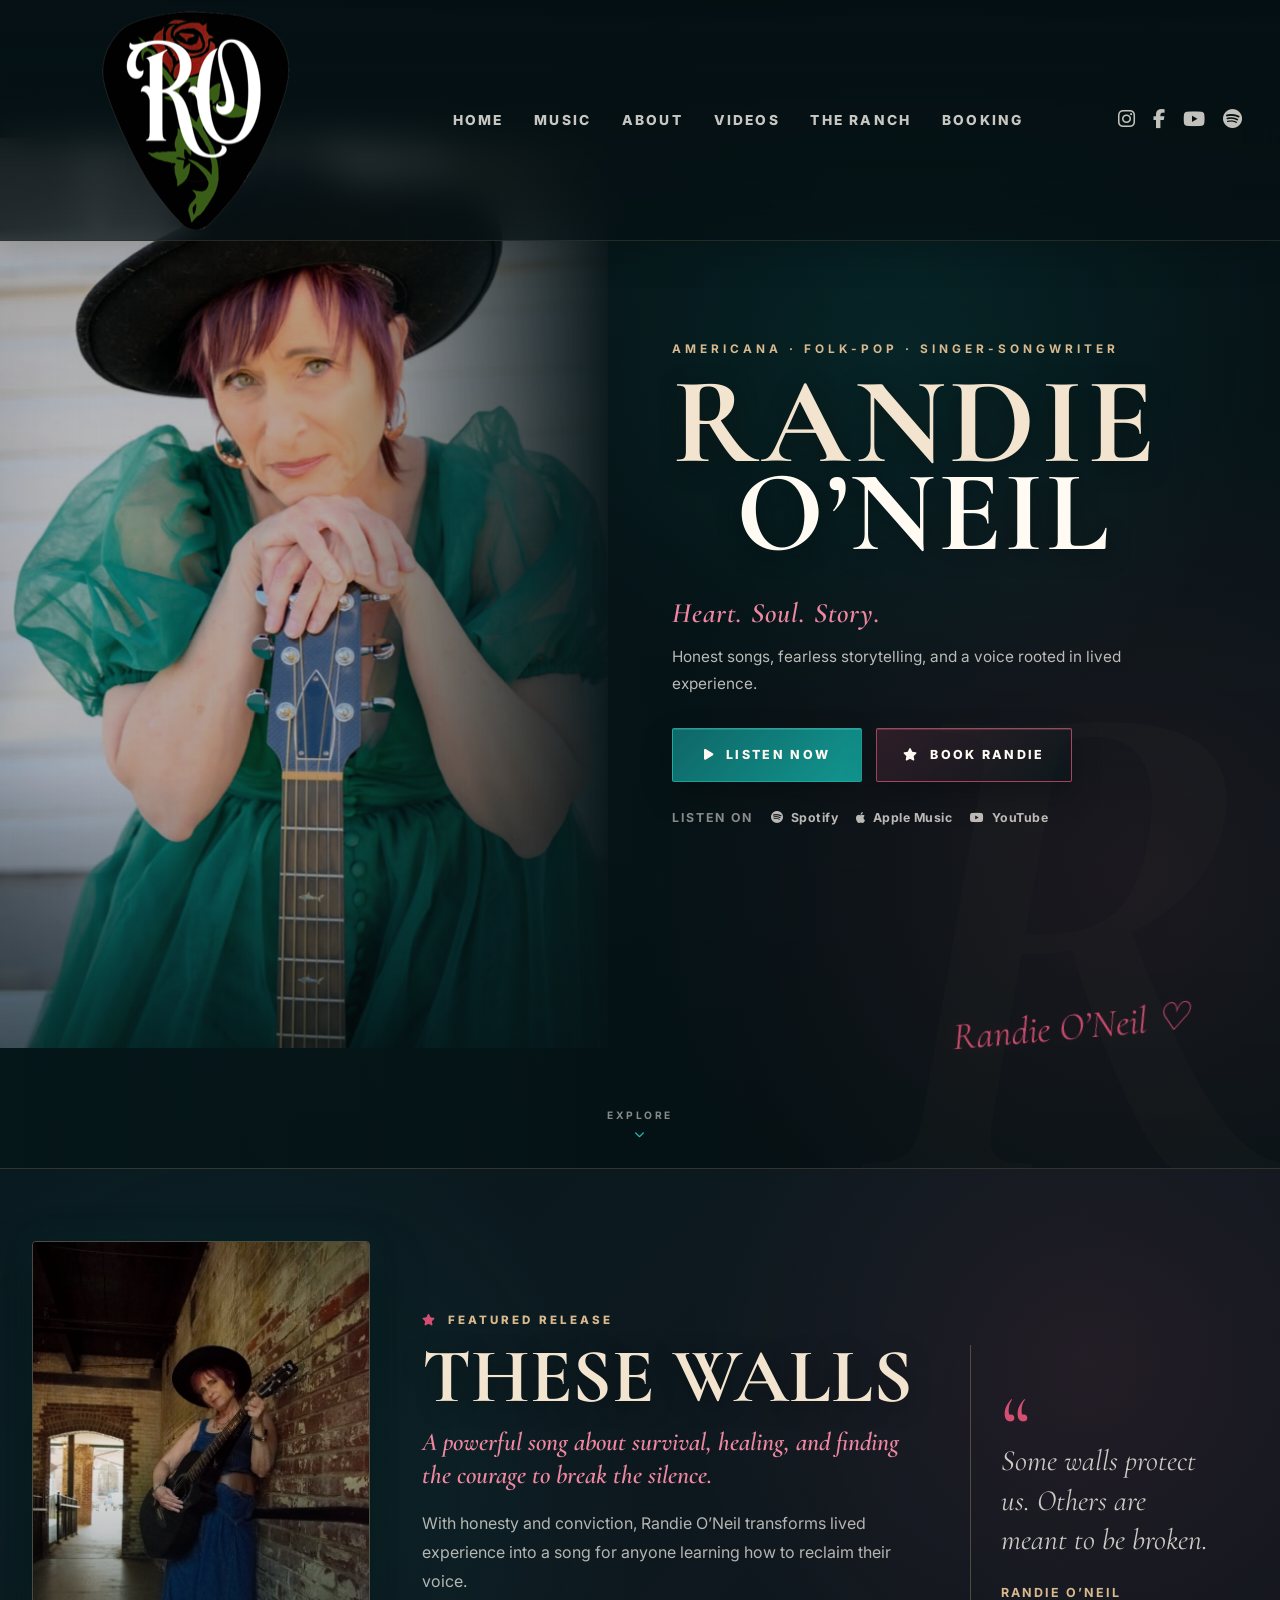
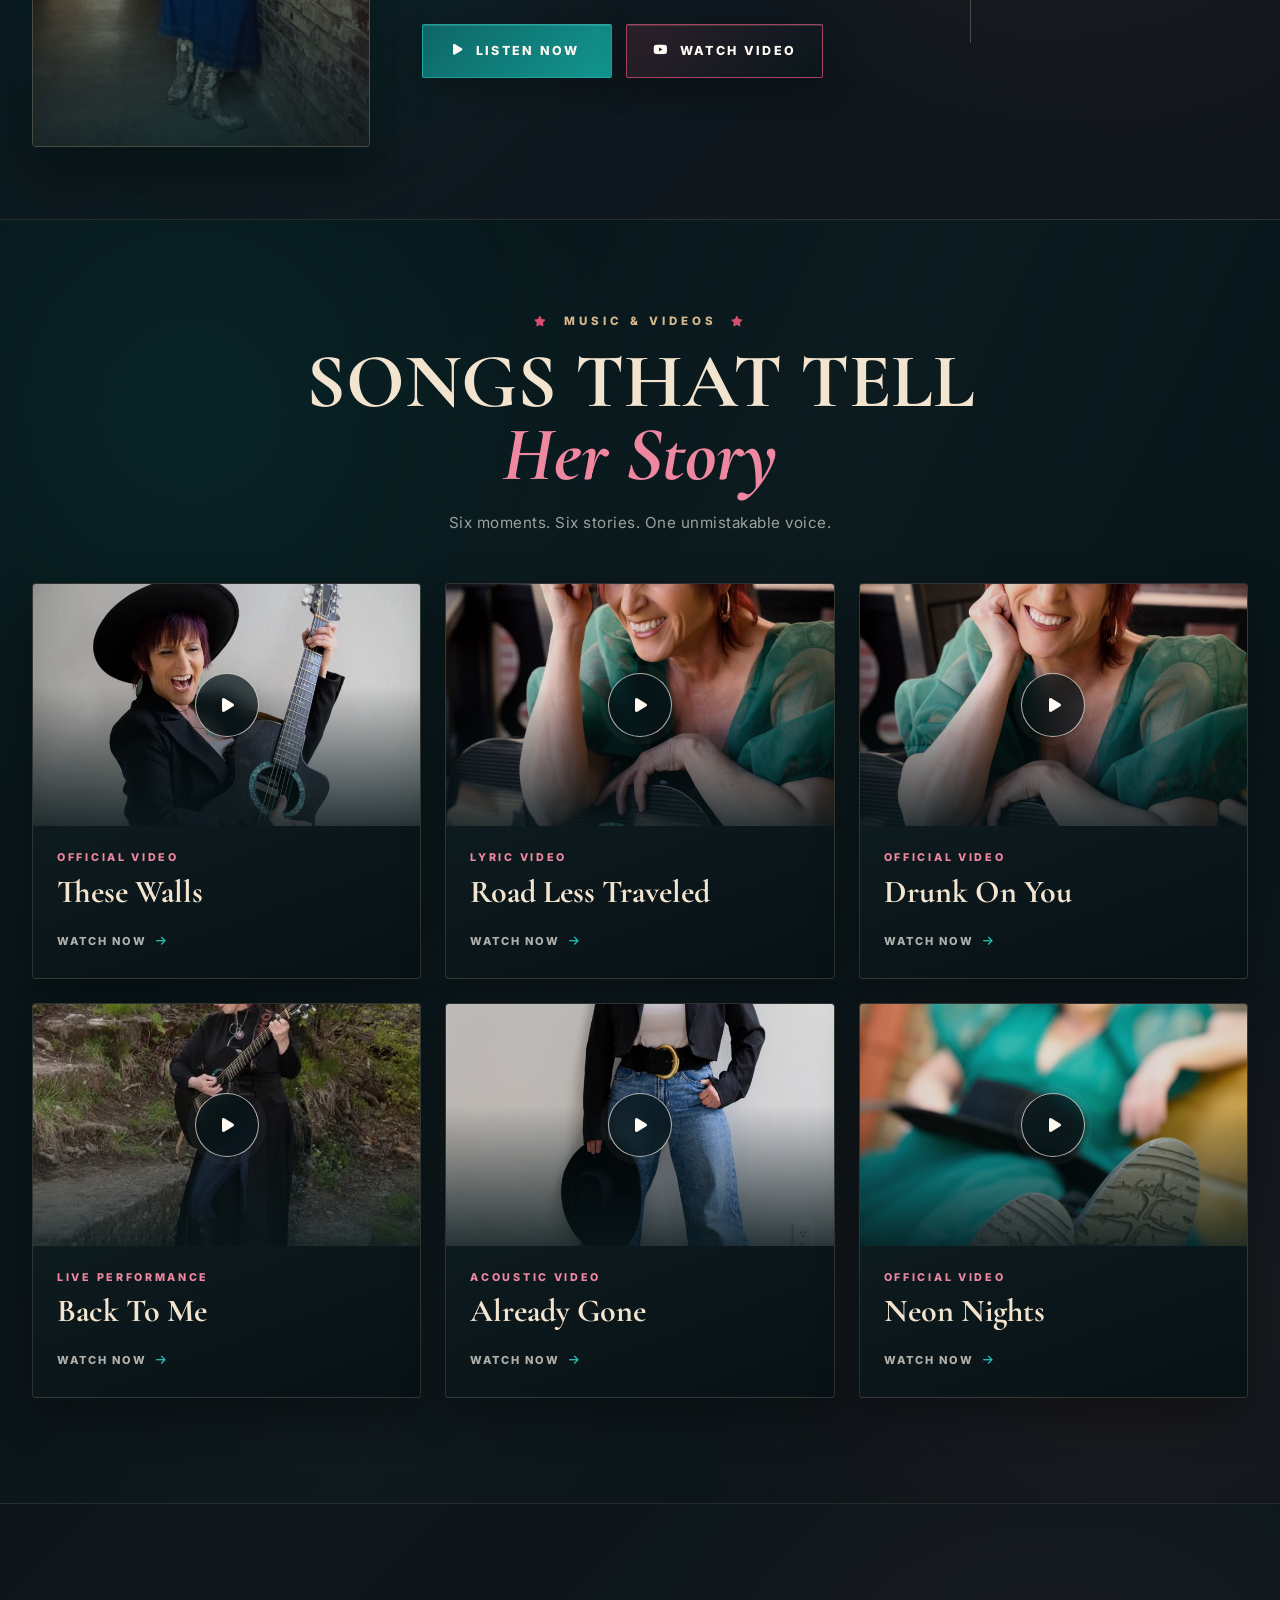
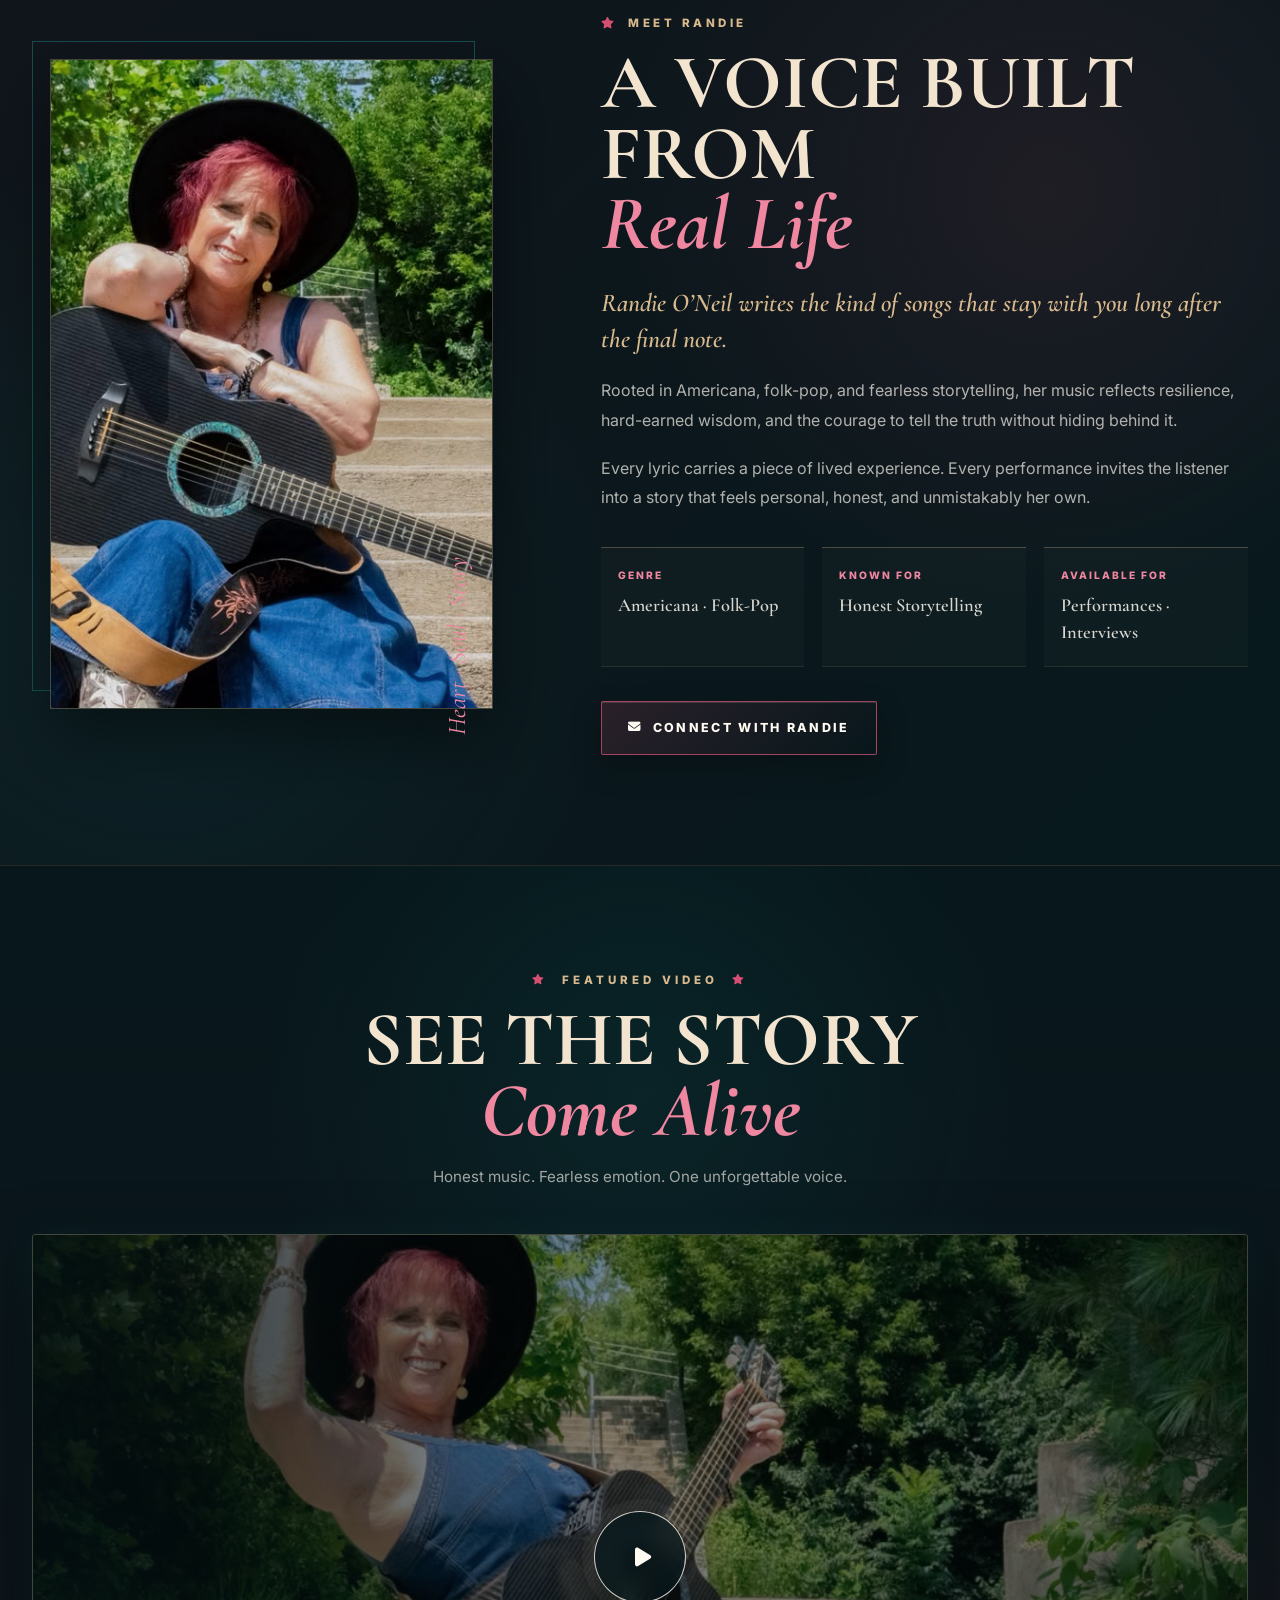
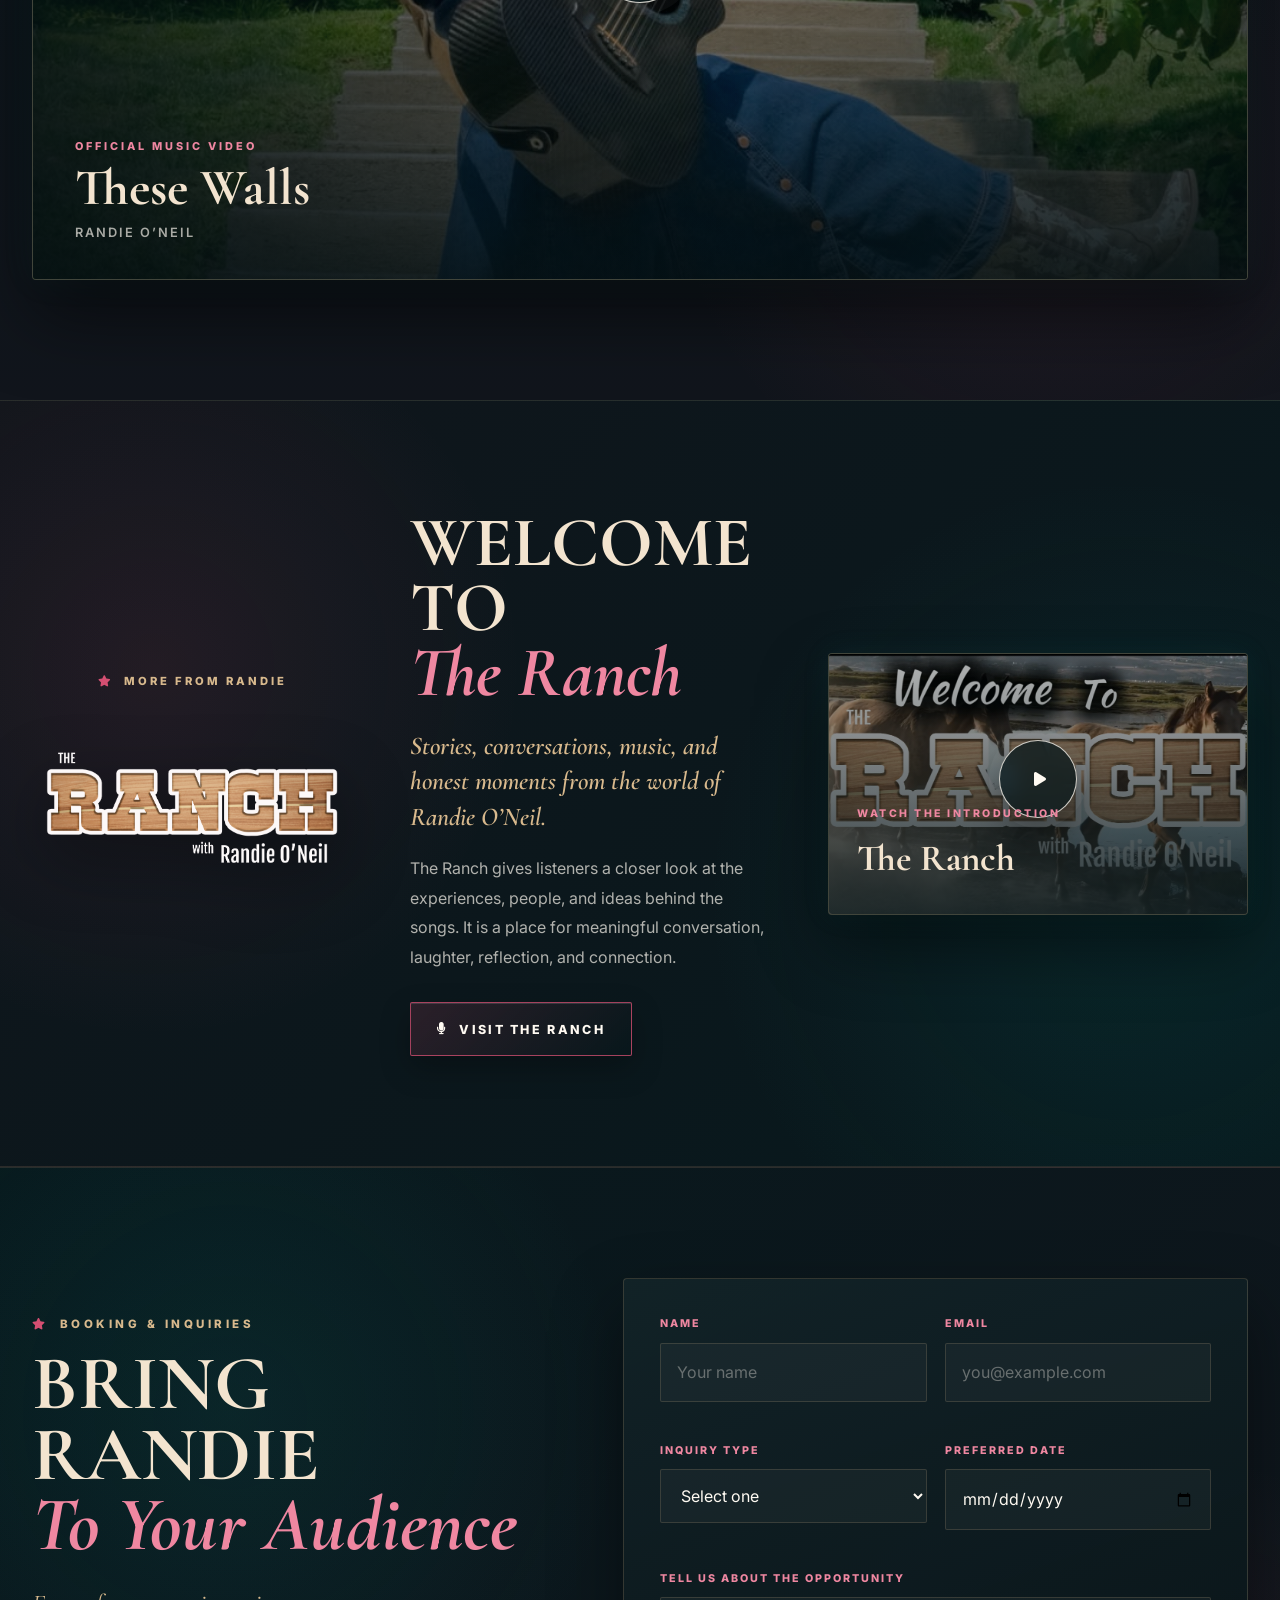
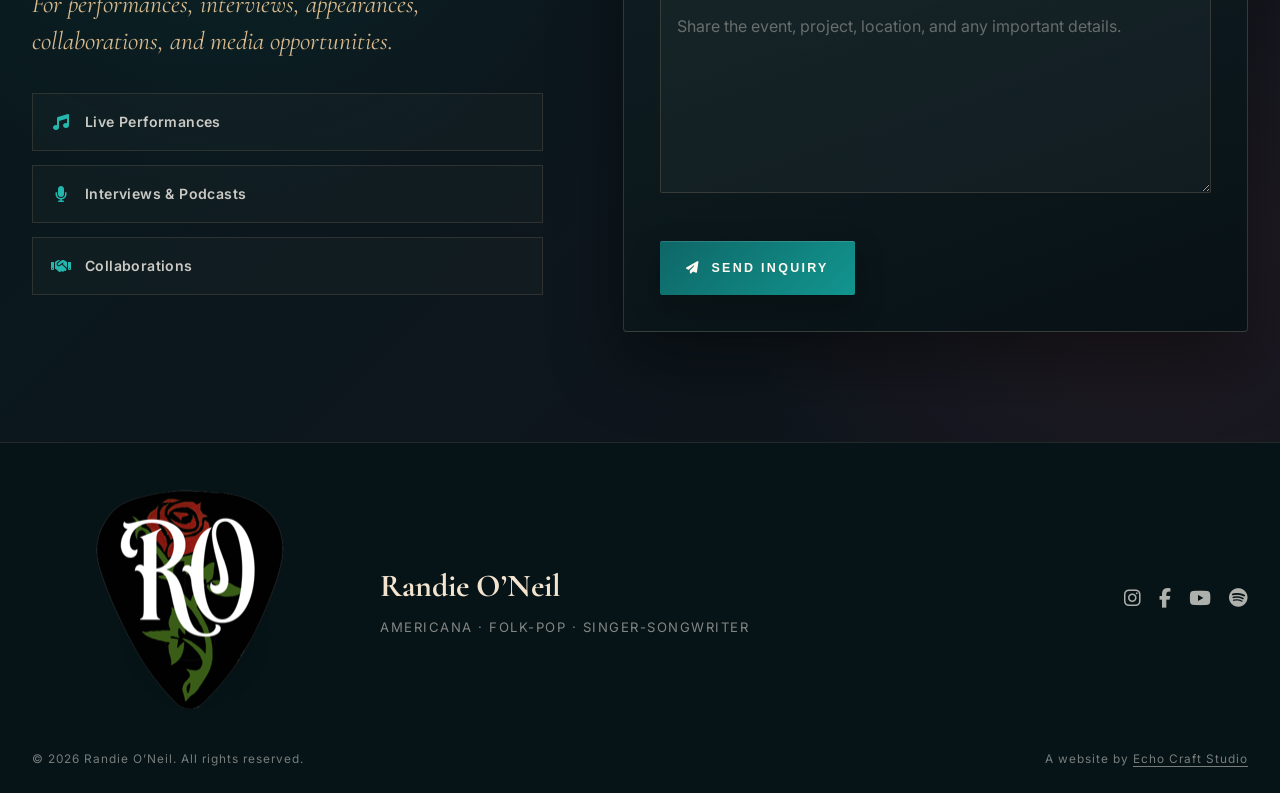
<file: index.html>
<!DOCTYPE html>
<html lang="en">

<head>

    <meta charset="UTF-8">

    <meta name="viewport"
          content="width=device-width, initial-scale=1.0">

    <title>
        Randie O’Neil | Americana & Folk-Pop Artist
    </title>

    <meta name="description"
          content="Discover Randie O’Neil—Americana and folk-pop music rooted in heart, soul, truth, and unforgettable storytelling.">

    <meta name="keywords"
          content="Randie O'Neil, Americana artist, folk-pop artist, singer songwriter, independent music">

    <meta name="author"
          content="Randie O’Neil">

    <link rel="preconnect"
          href="https://fonts.googleapis.com">

    <link rel="preconnect"
          href="https://fonts.gstatic.com"
          crossorigin>

    <link href="https://fonts.googleapis.com/css2?family=Cormorant+Garamond:wght@500;600;700&family=Inter:wght@400;500;600;700&display=swap"
          rel="stylesheet">

    <link rel="stylesheet"
          href="https://cdnjs.cloudflare.com/ajax/libs/font-awesome/6.5.2/css/all.min.css">

    <link rel="stylesheet"
          href="css/style.css">

    <link rel="stylesheet"
          href="css/navigation.css">

    <link rel="stylesheet"
          href="css/animations.css">

    <link rel="stylesheet"
          href="css/components.css">

    <link rel="stylesheet"
          href="css/forms.css">

    <link rel="stylesheet"
          href="css/utilities.css">

    <link rel="stylesheet"
          href="css/responsive.css">

    <link rel="stylesheet"
          href="css/randie.css">

</head>

<body>

<header class="artist-header">

    <div class="artist-nav-container">

        <a href="#home"
   class="artist-logo-link"
   aria-label="Randie O’Neil home">

    <img src="images/randie-logo.webp"
         alt="Randie O’Neil logo"
         class="artist-logo-image">

</a>
        <nav class="artist-navigation"
             aria-label="Primary navigation">

            <ul>

                <li>
                    <a href="#home">
                        Home
                    </a>
                </li>

                <li>
                    <a href="#music">
                        Music
                    </a>
                </li>

                <li>
                    <a href="#about">
                        About
                    </a>
                </li>

                <li>
                    <a href="#videos">
                        Videos
                    </a>
                </li>

                <li>
                    <a href="#ranch">
                        The Ranch
                    </a>
                </li>

                <li>
                    <a href="#booking">
                        Booking
                    </a>
                </li>

            </ul>

        </nav>

        <div class="artist-socials"
             aria-label="Randie O’Neil social media">

            <a href="#"
               aria-label="Instagram">

                <i class="fab fa-instagram"></i>

            </a>

            <a href="#"
               aria-label="Facebook">

                <i class="fab fa-facebook-f"></i>

            </a>

            <a href="#"
               aria-label="YouTube">

                <i class="fab fa-youtube"></i>

            </a>

            <a href="#"
               aria-label="Spotify">

                <i class="fab fa-spotify"></i>

            </a>

        </div>

        <button class="artist-menu-button"
                id="artistMenuButton"
                type="button"
                aria-label="Open navigation"
                aria-expanded="false">

            <span></span>
            <span></span>
            <span></span>

        </button>

    </div>

</header>

<main>

<!-- ======================================================
     RANDIE O’NEIL HERO
======================================================= -->

<section id="home"
         class="randie-hero">

    <div class="randie-hero-overlay"></div>

    <div class="randie-hero-image">

<img src="images/randie-hero.jpg"
     alt="Randie O’Neil seated outdoors with her guitar">

    </div>

    <div class="randie-hero-content">

        <p class="randie-eyebrow">

            Americana · Folk-Pop · Singer-Songwriter

        </p>

        <h1>

            <span class="randie-first-name">
                Randie
            </span>

            <span class="randie-last-name">
                O’Neil
            </span>

        </h1>

        <p class="randie-hero-tagline">

            Heart. Soul. Story.

        </p>

        <p class="randie-hero-description">

            Honest songs, fearless storytelling, and a voice
            rooted in lived experience.

        </p>

        <div class="randie-hero-buttons">

            <a href="#music"
               class="randie-btn randie-btn-primary">

                <i class="fas fa-play"></i>

                Listen Now

            </a>

            <a href="#booking"
               class="randie-btn randie-btn-secondary">

                <i class="fas fa-star"></i>

                Book Randie

            </a>

        </div>

        <div class="randie-streaming-row">

            <span>
                Listen on
            </span>

            <a href="#"
               aria-label="Spotify">

                <i class="fab fa-spotify"></i>

                Spotify

            </a>

            <a href="#"
               aria-label="Apple Music">

                <i class="fab fa-apple"></i>

                Apple Music

            </a>

            <a href="#"
               aria-label="YouTube">

                <i class="fab fa-youtube"></i>

                YouTube

            </a>

        </div>

    </div>

    <div class="randie-signature"
         aria-hidden="true">

        Randie O’Neil ♡

    </div>

    <a href="#music"
       class="randie-scroll-cue"
       aria-label="Scroll to Randie O’Neil music">

        <span>
            Explore
        </span>

        <i class="fas fa-chevron-down"></i>

    </a>

</section>

<!-- ======================================================
     FUTURE LANDING-PAGE SECTIONS
======================================================= -->

<!-- ======================================================
     FEATURED RELEASE
======================================================= -->

<section id="music"
         class="featured-release">

    <div class="featured-release-inner">

        <div class="featured-release-image">

            <img src="images/featured-release.jpg"
                 alt="Randie O’Neil holding her guitar">

            <div class="featured-release-image-glow"></div>

        </div>

        <div class="featured-release-content">

            <p class="featured-release-label">

                <i class="fas fa-star"></i>
                Featured Release

            </p>

            <h2>

                These Walls

            </h2>

            <p class="featured-release-subtitle">

                A powerful song about survival, healing,
                and finding the courage to break the silence.

            </p>

            <p class="featured-release-description">

                With honesty and conviction, Randie O’Neil
                transforms lived experience into a song for
                anyone learning how to reclaim their voice.

            </p>

            <div class="featured-release-buttons">

                <a href="#"
                   class="randie-btn randie-btn-primary">

                    <i class="fas fa-play"></i>

                    Listen Now

                </a>

                <a href="#videos"
                   class="randie-btn randie-btn-secondary">

                    <i class="fab fa-youtube"></i>

                    Watch Video

                </a>

            </div>

        </div>

        <div class="featured-release-quote">

            <span class="featured-quote-mark">

                “

            </span>

            <p>

                Some walls protect us.
                Others are meant to be broken.

            </p>

            <span class="featured-quote-signature">

                Randie O’Neil

            </span>

        </div>

    </div>

</section>

<!-- ======================================================
     MUSIC & VIDEOS
======================================================= -->

<section id="videos"
         class="music-videos-section">

    <div class="music-videos-inner">

        <div class="music-videos-heading">

            <p class="music-videos-label">

                <i class="fas fa-star"></i>
                Music & Videos
                <i class="fas fa-star"></i>

            </p>

            <h2>

                Songs That Tell
                <span>Her Story</span>

            </h2>

            <p>

                Six moments. Six stories. One unmistakable voice.

            </p>

        </div>

        <div class="music-video-grid">

            <article class="music-video-card">

                <div class="music-video-image">

                    <img src="images/release-1.jpg"
                         alt="Randie O’Neil performing with her guitar">

                    <a href="#"
                       class="music-video-play"
                       aria-label="Play These Walls">

                        <i class="fas fa-play"></i>

                    </a>

                </div>

                <div class="music-video-content">

                    <p>Official Video</p>

                    <h3>These Walls</h3>

                    <a href="#">
                        Watch Now
                        <i class="fas fa-arrow-right"></i>
                    </a>

                </div>

            </article>

            <article class="music-video-card">

                <div class="music-video-image">

                    <img src="images/release-2.jpg"
                         alt="Randie O’Neil seated outdoors with her guitar">

                    <a href="#"
                       class="music-video-play"
                       aria-label="Play Road Less Traveled">

                        <i class="fas fa-play"></i>

                    </a>

                </div>

                <div class="music-video-content">

                    <p>Lyric Video</p>

                    <h3>Road Less Traveled</h3>

                    <a href="#">
                        Watch Now
                        <i class="fas fa-arrow-right"></i>
                    </a>

                </div>

            </article>

            <article class="music-video-card">

                <div class="music-video-image">

                    <img src="images/release-3.jpg"
                         alt="Randie O’Neil live performance">

                    <a href="#"
                       class="music-video-play"
                       aria-label="Play Drunk On You">

                        <i class="fas fa-play"></i>

                    </a>

                </div>

                <div class="music-video-content">

                    <p>Official Video</p>

                    <h3>Drunk On You</h3>

                    <a href="#">
                        Watch Now
                        <i class="fas fa-arrow-right"></i>
                    </a>

                </div>

            </article>

            <article class="music-video-card">

                <div class="music-video-image">

                    <img src="images/release-4.jpg"
                         alt="Randie O’Neil smiling with her guitar">

                    <a href="#"
                       class="music-video-play"
                       aria-label="Play Back To Me">

                        <i class="fas fa-play"></i>

                    </a>

                </div>

                <div class="music-video-content">

                    <p>Live Performance</p>

                    <h3>Back To Me</h3>

                    <a href="#">
                        Watch Now
                        <i class="fas fa-arrow-right"></i>
                    </a>

                </div>

            </article>

            <article class="music-video-card">

                <div class="music-video-image">

                    <img src="images/release-5.jpg"
                         alt="Randie O’Neil artist portrait">

                    <a href="#"
                       class="music-video-play"
                       aria-label="Play Already Gone">

                        <i class="fas fa-play"></i>

                    </a>

                </div>

                <div class="music-video-content">

                    <p>Acoustic Video</p>

                    <h3>Already Gone</h3>

                    <a href="#">
                        Watch Now
                        <i class="fas fa-arrow-right"></i>
                    </a>

                </div>

            </article>

            <article class="music-video-card">

                <div class="music-video-image">

                    <img src="images/release-6.jpg"
                         alt="Randie O’Neil artist portrait">

                    <a href="#"
                       class="music-video-play"
                       aria-label="Play Neon Nights">

                        <i class="fas fa-play"></i>

                    </a>

                </div>

                <div class="music-video-content">

                    <p>Official Video</p>

                    <h3>Neon Nights</h3>

                    <a href="#">
                        Watch Now
                        <i class="fas fa-arrow-right"></i>
                    </a>

                </div>

            </article>

        </div>

    </div>

</section>

<!-- ======================================================
     ABOUT RANDIE
======================================================= -->

<section id="about"
         class="randie-about-section">

    <div class="randie-about-inner">

        <div class="randie-about-image">

            <img src="images/randie-about.jpg"
                 alt="Randie O’Neil artist portrait">

            <div class="randie-about-image-frame"></div>

            <p class="randie-about-image-caption">
                Heart · Soul · Story
            </p>

        </div>

        <div class="randie-about-content">

            <p class="randie-about-label">

                <i class="fas fa-star"></i>
                Meet Randie

            </p>

            <h2>

                A Voice Built From
                <span>Real Life</span>

            </h2>

            <p class="randie-about-lead">

                Randie O’Neil writes the kind of songs that
                stay with you long after the final note.

            </p>

            <p>

                Rooted in Americana, folk-pop, and fearless
                storytelling, her music reflects resilience,
                hard-earned wisdom, and the courage to tell
                the truth without hiding behind it.

            </p>

            <p>

                Every lyric carries a piece of lived experience.
                Every performance invites the listener into a
                story that feels personal, honest, and unmistakably
                her own.

            </p>

            <div class="randie-about-details">

                <div>

                    <span>Genre</span>

                    <strong>
                        Americana · Folk-Pop
                    </strong>

                </div>

                <div>

                    <span>Known For</span>

                    <strong>
                        Honest Storytelling
                    </strong>

                </div>

                <div>

                    <span>Available For</span>

                    <strong>
                        Performances · Interviews
                    </strong>

                </div>

            </div>

            <a href="#booking"
               class="randie-btn randie-btn-secondary">

                <i class="fas fa-envelope"></i>

                Connect With Randie

            </a>

        </div>

    </div>

</section>

<!-- ======================================================
     FEATURED VIDEO
======================================================= -->

<section class="featured-video-section">

    <div class="featured-video-inner">

        <div class="featured-video-heading">

            <p class="featured-video-label">

                <i class="fas fa-star"></i>
                Featured Video
                <i class="fas fa-star"></i>

            </p>

            <h2>

                See The Story
                <span>Come Alive</span>

            </h2>

            <p>

                Honest music. Fearless emotion. One unforgettable voice.

            </p>

        </div>

        <div class="featured-video-frame">

            <img src="images/featured-video.jpg"
                 alt="Randie O’Neil featured music video">

            <div class="featured-video-overlay"></div>

            <a href="#"
               class="featured-video-play"
               aria-label="Play Randie O’Neil featured video">

                <i class="fas fa-play"></i>

            </a>

            <div class="featured-video-info">

                <p>
                    Official Music Video
                </p>

                <h3>
                    These Walls
                </h3>

                <span>
                    Randie O’Neil
                </span>

            </div>

        </div>

    </div>

</section>

<!-- ======================================================
     THE RANCH
======================================================= -->

<section id="ranch"
         class="ranch-section">

    <div class="ranch-inner">

        <div class="ranch-logo-column">

            <p class="ranch-label">

                <i class="fas fa-star"></i>
                More From Randie

            </p>

            <img src="images/the-ranch-logo.png"
                 class="ranch-logo"
                 alt="The Ranch with Randie O’Neil logo">

        </div>

        <div class="ranch-content">

            <h2>

                Welcome To
                <span>The Ranch</span>

            </h2>

            <p class="ranch-lead">

                Stories, conversations, music, and honest moments
                from the world of Randie O’Neil.

            </p>

            <p>

                The Ranch gives listeners a closer look at the
                experiences, people, and ideas behind the songs.
                It is a place for meaningful conversation,
                laughter, reflection, and connection.

            </p>

            <a href="#"
               class="randie-btn randie-btn-secondary">

                <i class="fas fa-microphone"></i>

                Visit The Ranch

            </a>

        </div>

        <div class="ranch-video">

            <img src="images/the-ranch-video.jpg"
                 alt="The Ranch with Randie O’Neil video">

            <div class="ranch-video-overlay"></div>

            <a href="#"
               class="ranch-video-play"
               aria-label="Play The Ranch introduction">

                <i class="fas fa-play"></i>

            </a>

            <div class="ranch-video-caption">

                <span>
                    Watch The Introduction
                </span>

                <strong>
                    The Ranch
                </strong>

            </div>

        </div>

    </div>

</section>

<!-- ======================================================
     BOOKING / CONTACT
======================================================= -->

<section id="booking"
         class="booking-section">

    <div class="booking-inner">

        <div class="booking-intro">

            <p class="booking-label">

                <i class="fas fa-star"></i>
                Booking & Inquiries

            </p>

            <h2>

                Bring Randie
                <span>To Your Audience</span>

            </h2>

            <p class="booking-lead">

                For performances, interviews, appearances,
                collaborations, and media opportunities.

            </p>

            <div class="booking-contact-details">

                <div>

                    <i class="fas fa-music"></i>

                    <span>
                        Live Performances
                    </span>

                </div>

                <div>

                    <i class="fas fa-microphone"></i>

                    <span>
                        Interviews & Podcasts
                    </span>

                </div>

                <div>

                    <i class="fas fa-handshake"></i>

                    <span>
                        Collaborations
                    </span>

                </div>

            </div>

        </div>

        <form class="booking-form"
              action="#"
              method="post">

            <div class="booking-form-row">

                <div class="booking-field">

                    <label for="bookingName">
                        Name
                    </label>

                    <input type="text"
                           id="bookingName"
                           name="name"
                           placeholder="Your name"
                           required>

                </div>

                <div class="booking-field">

                    <label for="bookingEmail">
                        Email
                    </label>

                    <input type="email"
                           id="bookingEmail"
                           name="email"
                           placeholder="you@example.com"
                           required>

                </div>

            </div>

            <div class="booking-form-row">

                <div class="booking-field">

                    <label for="bookingType">
                        Inquiry Type
                    </label>

                    <select id="bookingType"
                            name="inquiry-type"
                            required>

                        <option value="">
                            Select one
                        </option>

                        <option value="performance">
                            Live Performance
                        </option>

                        <option value="interview">
                            Interview or Podcast
                        </option>

                        <option value="collaboration">
                            Collaboration
                        </option>

                        <option value="other">
                            Other
                        </option>

                    </select>

                </div>

                <div class="booking-field">

                    <label for="bookingDate">
                        Preferred Date
                    </label>

                    <input type="date"
                           id="bookingDate"
                           name="preferred-date">

                </div>

            </div>

            <div class="booking-field">

                <label for="bookingMessage">
                    Tell Us About The Opportunity
                </label>

                <textarea id="bookingMessage"
                          name="message"
                          rows="6"
                          placeholder="Share the event, project, location, and any important details."
                          required></textarea>

            </div>

            <button type="submit"
                    class="randie-btn randie-btn-primary booking-submit">

                <i class="fas fa-paper-plane"></i>

                Send Inquiry

            </button>

        </form>

    </div>

</section>

<!-- ======================================================
     FOOTER
======================================================= -->

<footer class="artist-footer">

    <div class="artist-footer-inner">

      <a href="#home"
   class="artist-logo-link"
   aria-label="Randie O’Neil home">

    <img src="images/randie-logo.webp"
         alt="Randie O’Neil logo"
         class="artist-logo-image">

</a>

        <div class="artist-footer-copy">

            <strong>
                Randie O’Neil
            </strong>

            <p>
                Americana · Folk-Pop · Singer-Songwriter
            </p>

        </div>

        <div class="artist-footer-socials">

            <a href="#"
               aria-label="Instagram">

                <i class="fab fa-instagram"></i>

            </a>

            <a href="#"
               aria-label="Facebook">

                <i class="fab fa-facebook-f"></i>

            </a>

            <a href="#"
               aria-label="YouTube">

                <i class="fab fa-youtube"></i>

            </a>

            <a href="#"
               aria-label="Spotify">

                <i class="fab fa-spotify"></i>

            </a>

        </div>

    </div>

<div class="artist-footer-bottom">

    <span class="artist-footer-copyright">

        © 2026 Randie O’Neil. All rights reserved.

    </span>

    <span class="ec-studio-footer-credit" style="white-space:nowrap;display:inline-flex;gap:.3em;align-items:baseline">A website by <a href="https://echocraft.studio/" target="_blank" rel="noopener noreferrer" style="color:inherit;text-decoration:underline;text-underline-offset:3px">Echo Craft Studio</a></span>

</div>

</footer>

</main>

<script src="js/navigation.js"></script>
<script src="js/animations.js"></script>
<script src="js/main.js"></script>

</body>

</html>
</file>
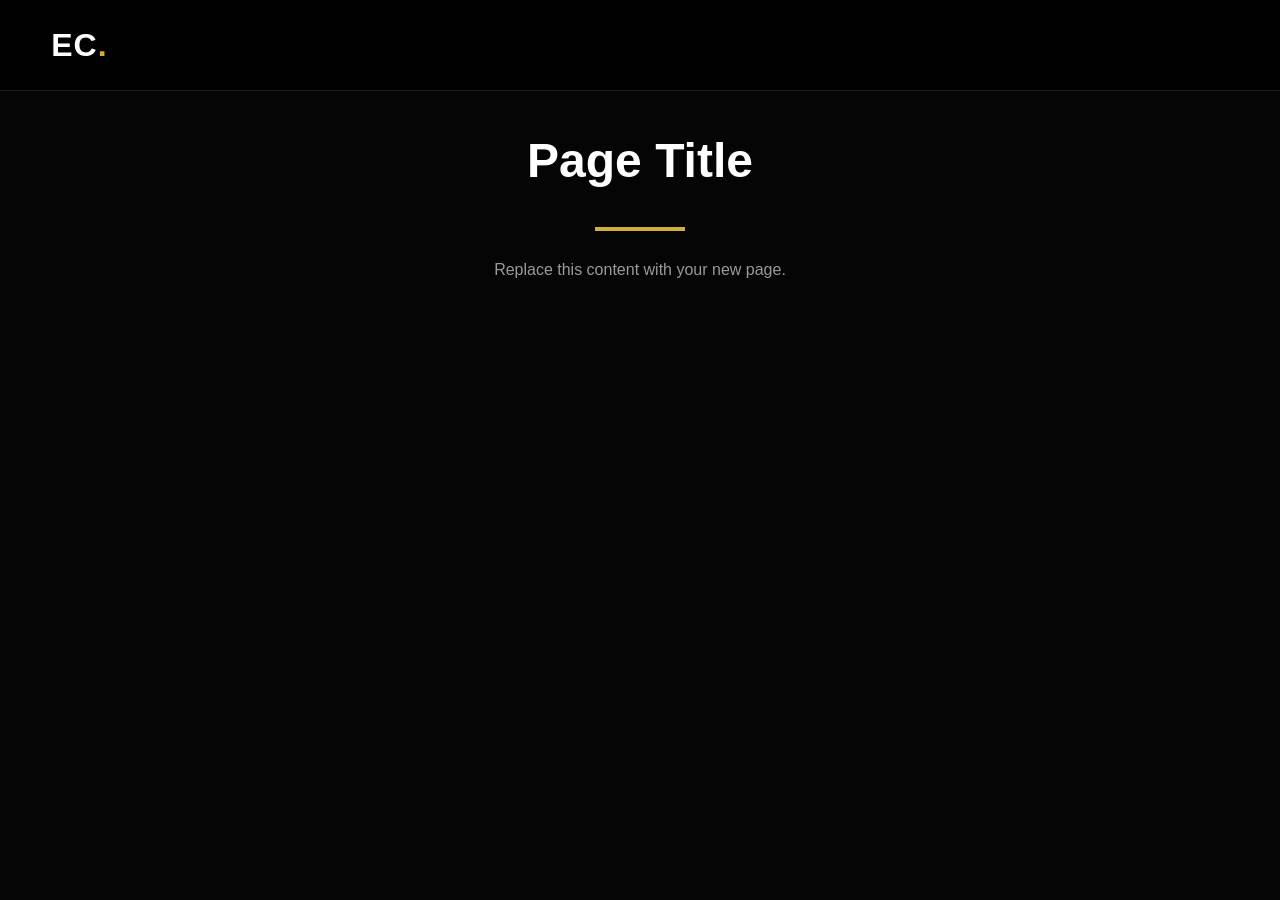
<file: blank.html>
<!DOCTYPE html>
<html lang="en">

<head>

    <meta charset="UTF-8">
    <meta name="viewport" content="width=device-width, initial-scale=1.0">

    <title>New Page | EC Framework</title>

    <link rel="stylesheet" href="css/style.css">
    <link rel="stylesheet" href="css/navigation.css">
    <link rel="stylesheet" href="css/components.css">
    <link rel="stylesheet" href="css/forms.css">
    <link rel="stylesheet" href="css/utilities.css">
    <link rel="stylesheet" href="css/responsive.css">

</head>

<body>

<header>

    <div class="nav-container">

        <a href="index.html" class="logo">
            EC<span>.</span>
        </a>

    </div>

</header>

<main>

<section>

    <div class="container">

        <div class="section-title">

            <h2>Page Title</h2>

            <div class="divider"></div>

            <p>

                Replace this content with your new page.

            </p>

        </div>

    </div>

</section>

</main>

</body>

</html>
</file>
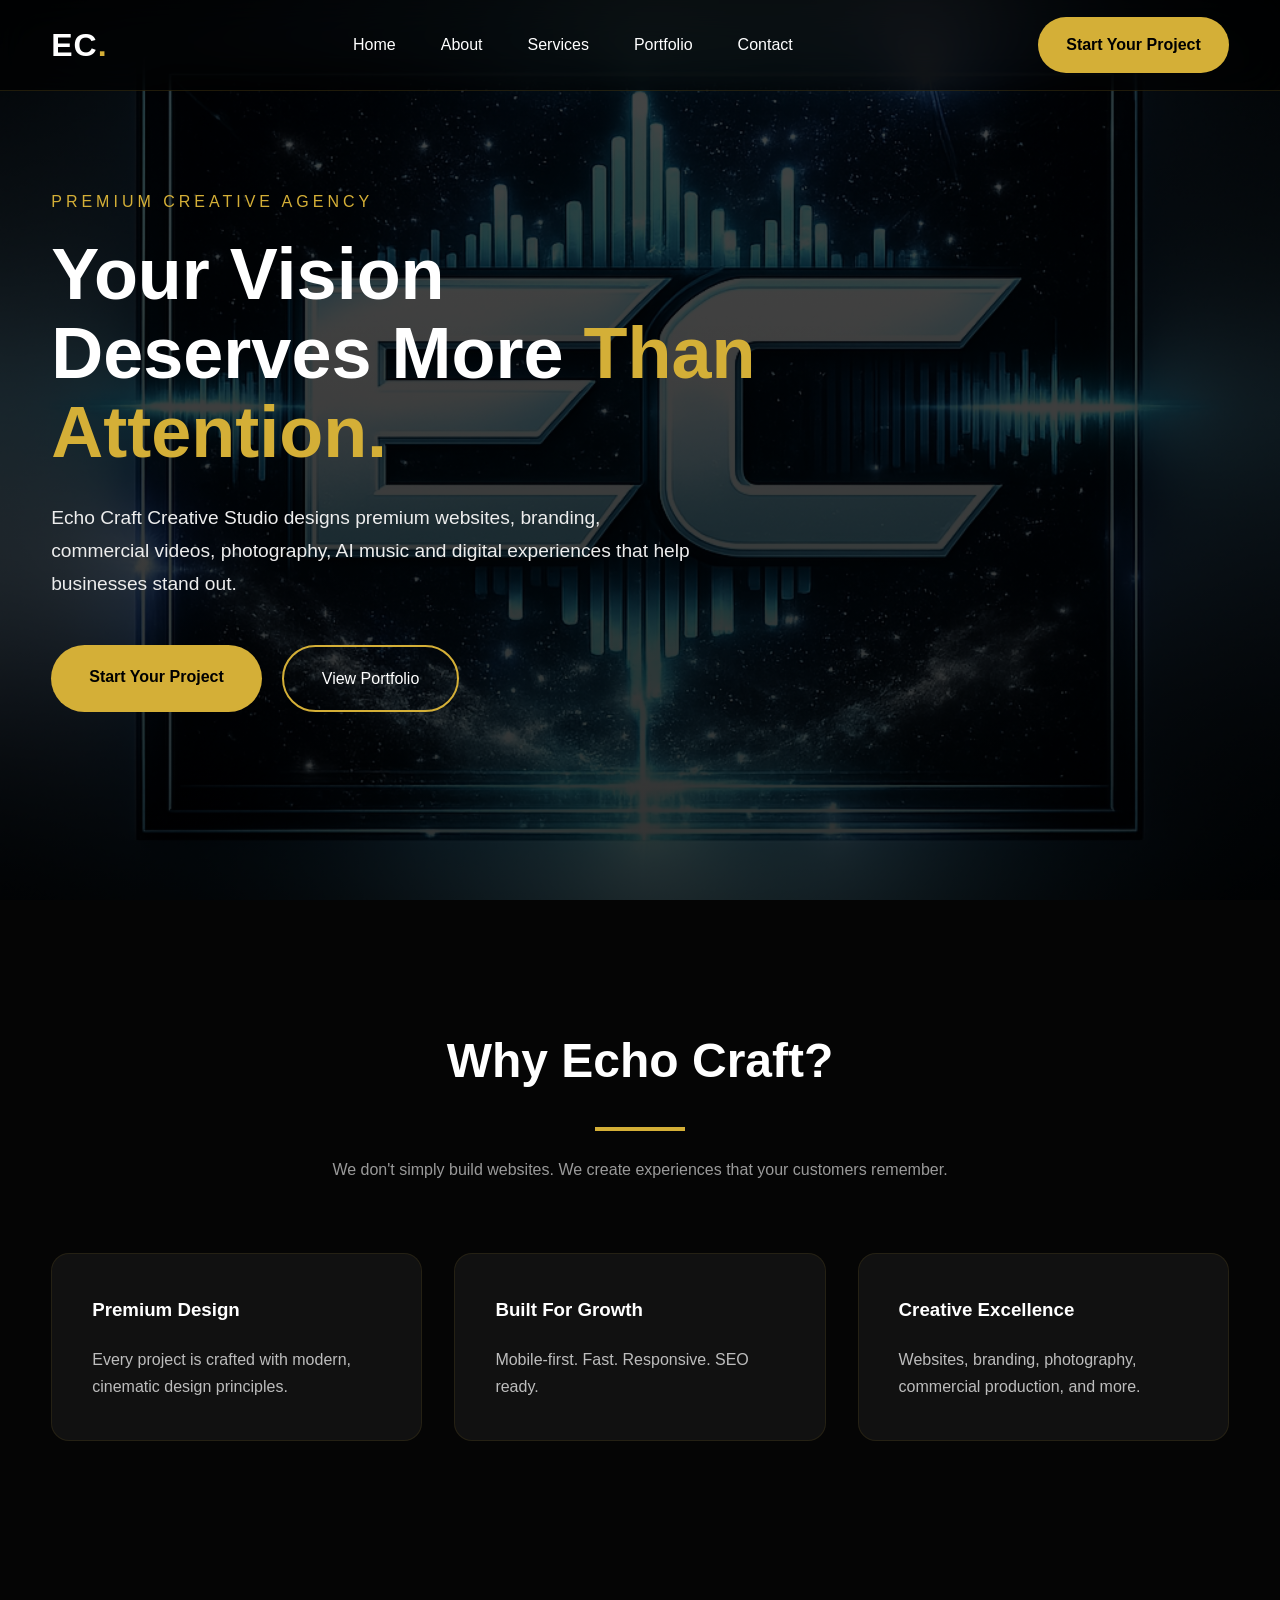
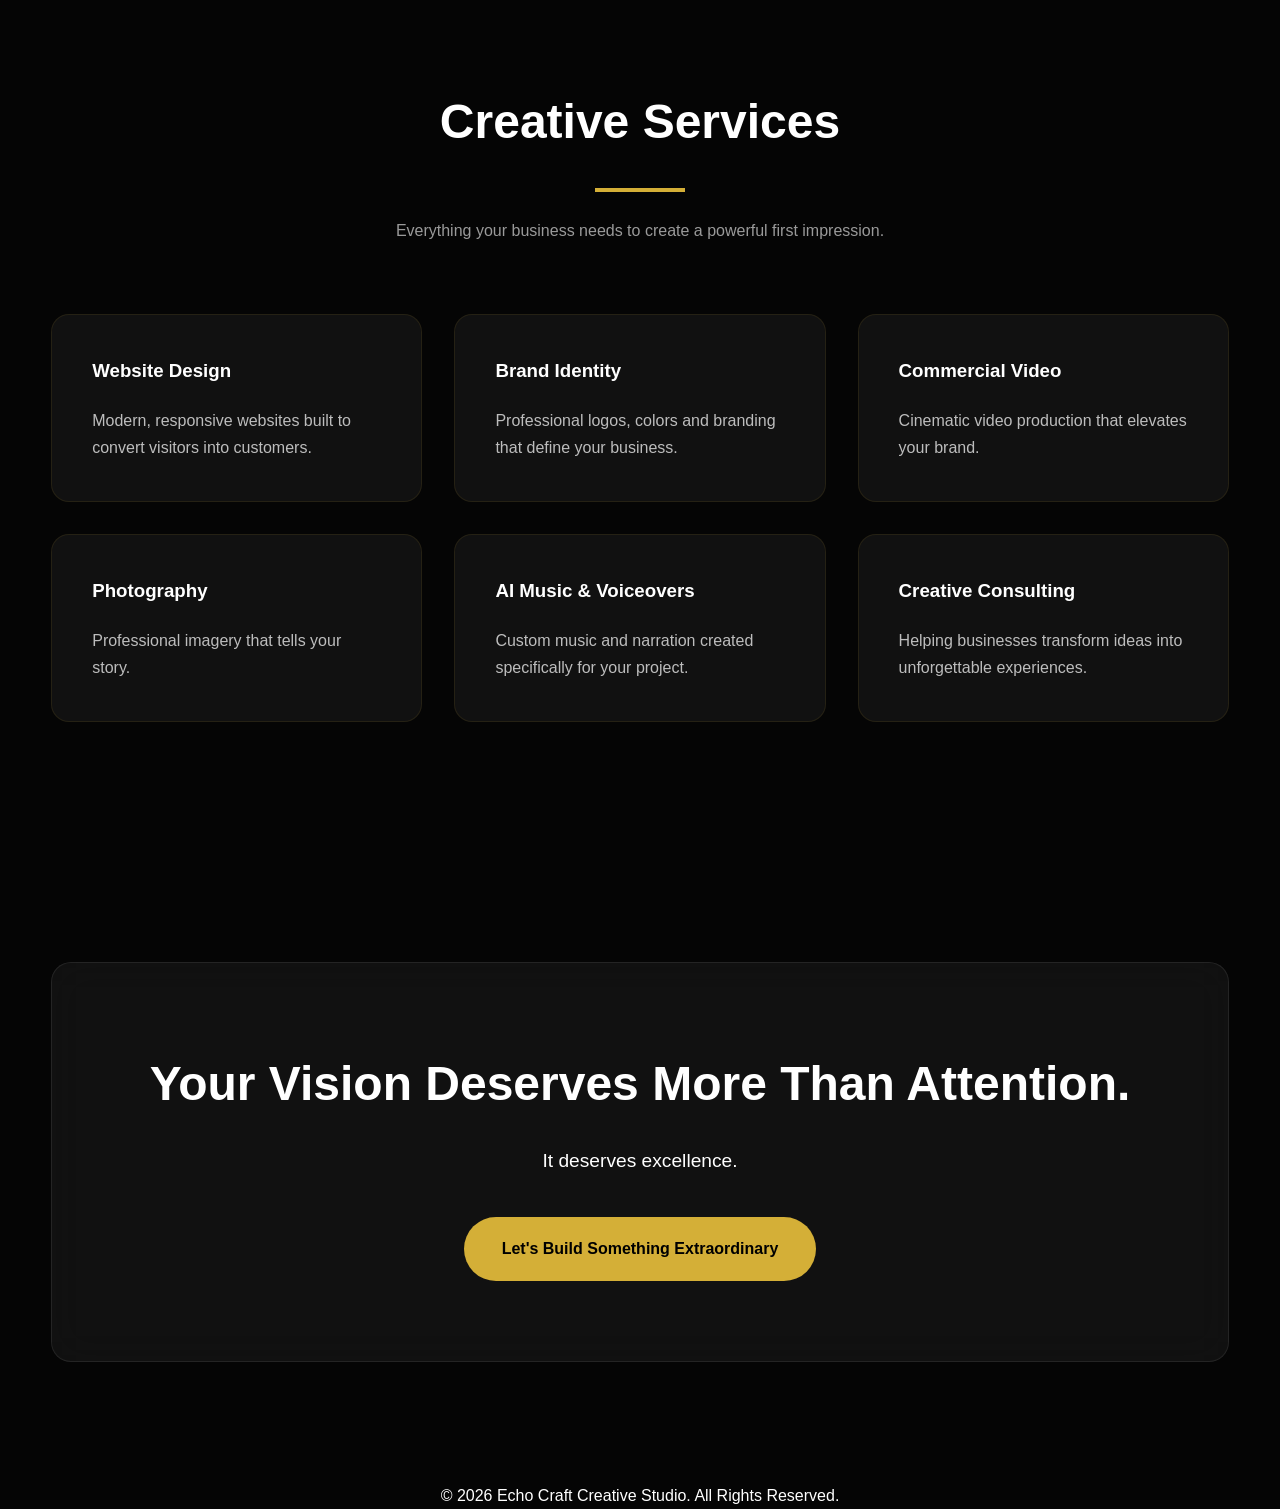
<file: index-framework-backup.html>
<!DOCTYPE html>
<html lang="en">

<head>

    <meta charset="UTF-8">

    <meta name="viewport" content="width=device-width, initial-scale=1.0">

    <title>Echo Craft Creative Studio | Your Vision Deserves Excellence</title>

    <meta name="description"
        content="Premium websites, branding, commercial video production, photography, AI music, voiceovers and creative solutions.">

    <meta name="keywords"
        content="Echo Craft, website design, branding, commercial video, photography, AI music">

    <meta name="author"
        content="Echo Craft Creative Studio">

    <link rel="stylesheet" href="css/style.css">
    <link rel="stylesheet" href="css/navigation.css">
    <link rel="stylesheet" href="css/animations.css">
    <link rel="stylesheet" href="css/components.css">
    <link rel="stylesheet" href="css/forms.css">
    <link rel="stylesheet" href="css/utilities.css">
    <link rel="stylesheet" href="css/responsive.css">

</head>

<body>

<header>

    <div class="nav-container">

        <a href="index.html" class="logo">

            EC<span>.</span>

        </a>

        <nav>

            <ul>

                <li><a href="#">Home</a></li>

                <li><a href="#">About</a></li>

                <li><a href="#">Services</a></li>

                <li><a href="#">Portfolio</a></li>

                <li><a href="#">Contact</a></li>

            </ul>

        </nav>

        <a href="#" class="cta-button">

            Start Your Project

        </a>

    </div>

</header>

<main>

<!-- ======================================================
     HERO
======================================================= -->

<section id="hero" class="hero">

    <div class="container">

        <div class="hero-content fade-up">

            <p class="hero-tag">

                PREMIUM CREATIVE AGENCY

            </p>

            <h1>

                Your Vision
                <br>

                Deserves More
                <span class="text-gold">Than Attention.</span>

            </h1>

            <p class="hero-description">

                Echo Craft Creative Studio designs premium websites,
                branding, commercial videos, photography,
                AI music and digital experiences that help
                businesses stand out.

            </p>

            <div class="hero-buttons">

                <a href="contact.html" class="btn">

                    Start Your Project

                </a>

                <a href="portfolio.html" class="btn-outline">

                    View Portfolio

                </a>

            </div>

        </div>

    </div>

</section>

<!-- ======================================================
     WHY EC
======================================================= -->

<section class="container">

    <div class="section-title fade-up">

        <h2>

            Why Echo Craft?

        </h2>

        <div class="divider"></div>

        <p>

            We don't simply build websites.

            We create experiences that your customers
            remember.

        </p>

    </div>

    <div class="grid-3">

        <div class="card fade-up">

            <h3>

                Premium Design

            </h3>

            <p>

                Every project is crafted with modern,
                cinematic design principles.

            </p>

        </div>

        <div class="card fade-up">

            <h3>

                Built For Growth

            </h3>

            <p>

                Mobile-first.
                Fast.
                Responsive.
                SEO ready.

            </p>

        </div>

        <div class="card fade-up">

            <h3>

                Creative Excellence

            </h3>

            <p>

                Websites,
                branding,
                photography,
                commercial production,
                and more.

            </p>

        </div>

    </div>

</section>

<!-- ======================================================
     SERVICES
======================================================= -->

<section id="services">

    <div class="container">

        <div class="section-title fade-up text-center">

            <h2>Creative Services</h2>

            <div class="divider"></div>

            <p>
                Everything your business needs to create a powerful
                first impression.
            </p>

        </div>

        <div class="grid-3">

            <div class="card fade-up">
                <h3>Website Design</h3>
                <p>Modern, responsive websites built to convert visitors into customers.</p>
            </div>

            <div class="card fade-up">
                <h3>Brand Identity</h3>
                <p>Professional logos, colors and branding that define your business.</p>
            </div>

            <div class="card fade-up">
                <h3>Commercial Video</h3>
                <p>Cinematic video production that elevates your brand.</p>
            </div>

            <div class="card fade-up">
                <h3>Photography</h3>
                <p>Professional imagery that tells your story.</p>
            </div>

            <div class="card fade-up">
                <h3>AI Music & Voiceovers</h3>
                <p>Custom music and narration created specifically for your project.</p>
            </div>

            <div class="card fade-up">
                <h3>Creative Consulting</h3>
                <p>Helping businesses transform ideas into unforgettable experiences.</p>
            </div>

        </div>

    </div>

</section>

<!-- ======================================================
     CALL TO ACTION
======================================================= -->

<section id="cta">

    <div class="container text-center">

        <div class="glass fade-up">

            <h2>

                Your Vision Deserves More Than Attention.

            </h2>

            <p>

                It deserves excellence.

            </p>

            <a href="contact.html" class="btn">

                Let's Build Something Extraordinary

            </a>

        </div>

    </div>

</section>

</main>

<footer>

    <div class="container text-center">

        <p>

            © 2026 Echo Craft Creative Studio.
            All Rights Reserved.

        </p>

    </div>

</footer>

<script src="js/navigation.js"></script>
<script src="js/animations.js"></script>
<script src="js/main.js"></script>

</body>

</html>
</file>
<file: css/style.css>
/* ==========================================
   EC Framework v1.0
   Global Styles
========================================== */

:root{

    --primary:#050505;
    --secondary:#111111;
    --accent:#D4AF37;

    --white:#FFFFFF;
    --light:#EDEDED;
    --gray:#9A9A9A;

    --max-width:1400px;

    --transition:.30s ease;

}

*{
    margin:0;
    padding:0;
    box-sizing:border-box;
}

html{
    scroll-behavior:smooth;
}

body{

    background:var(--primary);

    color:var(--white);

    font-family:
        "Segoe UI",
        Arial,
        Helvetica,
        sans-serif;

    line-height:1.7;

    overflow-x:hidden;

}

img{
    display:block;
    max-width:100%;
}

a{
    text-decoration:none;
    color:inherit;
}

section{
    padding:120px 0;
}

/* ==========================================
   HERO
========================================== */

.hero{

    min-height:100vh;

    display:flex;

    align-items:center;

    background:
    linear-gradient(rgba(0,0,0,.72),
    rgba(0,0,0,.80)),
    url("../images/backgrounds/hero.jpg")
    center center/cover no-repeat;

}

.hero-content{

    max-width:760px;

}

.hero-tag{

    color:var(--accent);

    letter-spacing:4px;

    text-transform:uppercase;

    margin-bottom:20px;

}

.hero h1{

    font-size:4.5rem;

    line-height:1.1;

    margin-bottom:30px;

}

.hero-description{

    font-size:1.2rem;

    max-width:650px;

    color:var(--light);

    margin-bottom:45px;

}

.hero-buttons{

    display:flex;

    gap:20px;

    flex-wrap:wrap;

}

/* ==========================================
   BUTTONS
========================================== */

.btn{

    display:inline-block;

    padding:18px 38px;

    background:var(--accent);

    color:#000;

    border-radius:50px;

    font-weight:700;

    transition:var(--transition);

}

.btn:hover{

    transform:translateY(-4px);

}

.btn-outline{

    display:inline-block;

    padding:18px 38px;

    border:2px solid var(--accent);

    color:var(--white);

    border-radius:50px;

    transition:var(--transition);

}

.btn-outline:hover{

    background:var(--accent);

    color:#000;

}

/* ==========================================
   CTA
========================================== */

#cta .glass{

    padding:80px 50px;

    text-align:center;

}

#cta h2{

    font-size:3rem;

    margin-bottom:20px;

}

#cta p{

    font-size:1.2rem;

    margin-bottom:40px;

}
</file>
<file: css/navigation.css>
/* ==========================================
   EC Framework v1.0
   Navigation
========================================== */

header{

    position:fixed;

    top:0;

    left:0;

    width:100%;

    z-index:1000;

    background:rgba(0,0,0,.65);

    backdrop-filter:blur(18px);

    border-bottom:1px solid rgba(212,175,55,.15);

}

.nav-container{

    width:min(92%,1400px);

    margin:auto;

    height:90px;

    display:flex;

    justify-content:space-between;

    align-items:center;

}

.logo{

    font-size:2rem;

    font-weight:700;

    color:#fff;

    letter-spacing:1px;

}

.logo span{

    color:#D4AF37;

}

nav ul{

    display:flex;

    list-style:none;

    gap:45px;

}

nav a{

    color:#fff;

    font-size:1rem;

    font-weight:500;

    transition:.30s;

}

nav a:hover{

    color:#D4AF37;

}

.cta-button{

    display:inline-block;

    padding:14px 28px;

    background:#D4AF37;

    color:#000;

    border-radius:40px;

    font-weight:700;

    transition:.30s;

}

.cta-button:hover{

    transform:translateY(-3px);

}

@media(max-width:991px){

    nav{

        display:none;

    }

    .cta-button{

        display:none;

    }

}
</file>
<file: css/animations.css>
/* ==========================================
   EC Framework v1.0
   Animations
========================================== */

.fade-up{
    opacity:0;
    transform:translateY(40px);
    transition:all .8s ease;
}

.fade-up.active{
    opacity:1;
    transform:translateY(0);
}

.fade-in{
    opacity:0;
    transition:opacity .8s ease;
}

.fade-in.active{
    opacity:1;
}

.zoom-in{
    opacity:0;
    transform:scale(.9);
    transition:all .8s ease;
}

.zoom-in.active{
    opacity:1;
    transform:scale(1);
}

.slide-left{
    opacity:0;
    transform:translateX(-60px);
    transition:all .8s ease;
}

.slide-left.active{
    opacity:1;
    transform:translateX(0);
}

.slide-right{
    opacity:0;
    transform:translateX(60px);
    transition:all .8s ease;
}

.slide-right.active{
    opacity:1;
    transform:translateX(0);
}
</file>
<file: css/components.css>
/* ==========================================
   EC Framework v1.0
   Components
========================================== */

.section-title{

    text-align:center;

    margin-bottom:70px;

}

.section-title h2{

    font-size:3rem;

    margin-bottom:20px;

}

.section-title p{

    max-width:720px;

    margin:auto;

    color:var(--gray);

}

.divider{

    width:90px;

    height:4px;

    background:#D4AF37;

    margin:25px auto;

}

.card{

    background:#111;

    padding:40px;

    border-radius:18px;

    border:1px solid rgba(212,175,55,.10);

    transition:.35s;

}

.card:hover{

    transform:translateY(-8px);

    border-color:#D4AF37;

}

.card h3{

    margin-bottom:20px;

    color:#fff;

}

.card p{

    color:#bdbdbd;

}

.glass{

    background:rgba(255,255,255,.05);

    border:1px solid rgba(255,255,255,.08);

    border-radius:20px;

    backdrop-filter:blur(20px);

}
</file>
<file: css/forms.css>
/* ==========================================
   EC Framework v1.0
   Forms
========================================== */

form{
    width:100%;
}

input,
textarea,
select{

    width:100%;

    padding:16px;

    margin-bottom:20px;

    background:#111;

    color:#fff;

    border:1px solid rgba(255,255,255,.12);

    border-radius:10px;

    font-size:1rem;

    outline:none;

    transition:.30s;

}

input:focus,
textarea:focus,
select:focus{

    border-color:var(--accent);

}

textarea{

    resize:vertical;

    min-height:180px;

}

button{

    cursor:pointer;

    border:none;

}
</file>
<file: css/utilities.css>
/* ==========================================
   EC Framework v1.0
   Utilities
========================================== */

/* Layout */

.container{
    width:min(92%, 1400px);
    margin-inline:auto;
}

.flex{
    display:flex;
}

.flex-column{
    display:flex;
    flex-direction:column;
}

.flex-center{
    display:flex;
    align-items:center;
    justify-content:center;
}

.flex-between{
    display:flex;
    align-items:center;
    justify-content:space-between;
}

.grid{
    display:grid;
}

.grid-2{
    display:grid;
    grid-template-columns:repeat(2, minmax(0, 1fr));
    gap:32px;
}

.grid-3{
    display:grid;
    grid-template-columns:repeat(3, minmax(0, 1fr));
    gap:32px;
}

/* Text */

.text-center{
    text-align:center;
}

.text-left{
    text-align:left;
}

.text-right{
    text-align:right;
}

.text-gold{
    color:var(--accent);
}

.text-white{
    color:var(--white);
}

.text-gray{
    color:var(--gray);
}

/* Visibility */

.hidden{
    display:none !important;
}

/* Spacing */

.mt-1{margin-top:10px;}
.mt-2{margin-top:20px;}
.mt-3{margin-top:30px;}
.mt-4{margin-top:40px;}
.mt-5{margin-top:50px;}

.mb-1{margin-bottom:10px;}
.mb-2{margin-bottom:20px;}
.mb-3{margin-bottom:30px;}
.mb-4{margin-bottom:40px;}
.mb-5{margin-bottom:50px;}

.pt-1{padding-top:10px;}
.pt-2{padding-top:20px;}
.pt-3{padding-top:30px;}
.pt-4{padding-top:40px;}
.pt-5{padding-top:50px;}

.pb-1{padding-bottom:10px;}
.pb-2{padding-bottom:20px;}
.pb-3{padding-bottom:30px;}
.pb-4{padding-bottom:40px;}
.pb-5{padding-bottom:50px;}

/* Responsive Utilities */

@media (max-width:768px){

    .grid-2,
    .grid-3{
        grid-template-columns:1fr;
    }

}
</file>
<file: css/responsive.css>
/* ==========================================
   EC Framework v1.0
   Responsive
========================================== */

@media (max-width:1200px){

    .hero h1{
        font-size:4rem;
    }

}

@media (max-width:991px){

    section{
        padding:90px 0;
    }

    .hero{
        text-align:center;
        min-height:90vh;
    }

    .hero-content{
        margin:auto;
    }

    .hero-buttons{
        justify-content:center;
    }

    .grid-2,
    .grid-3{
        grid-template-columns:1fr;
    }

    .section-title h2{
        font-size:2.5rem;
    }

}

@media (max-width:768px){

    .hero{
        padding-top:100px;
    }

    .hero h1{
        font-size:3rem;
    }

    .hero-description{
        font-size:1.05rem;
    }

    .btn,
    .btn-outline{
        width:100%;
        text-align:center;
    }

    #cta .glass{
        padding:50px 30px;
    }

    #cta h2{
        font-size:2.2rem;
    }

}

@media (max-width:480px){

    .hero h1{
        font-size:2.4rem;
    }

    .hero-tag{
        letter-spacing:2px;
        font-size:.85rem;
    }

    .section-title h2{
        font-size:2rem;
    }

}
</file>
<file: css/randie.css>
/* ==========================================================
   RANDIE O’NEIL — ARTIST LANDING PAGE
   Hero Foundation
========================================================== */

:root {
    --randie-dark: #07171b;
    --randie-dark-soft: #10262b;
    --randie-cream: #f3e4cf;
    --randie-champagne: #d8b98d;
    --randie-teal: #0f7f7b;
    --randie-teal-bright: #25b6ad;
    --randie-rose: #d44f72;
    --randie-rose-soft: #ef87a1;
    --randie-white: #fffaf2;
    --randie-muted: rgba(255, 250, 242, 0.72);
}

html {
    scroll-behavior: smooth;
}

body {
    margin: 0;
    overflow-x: hidden;

    background:
        radial-gradient(
            circle at 75% 10%,
            rgba(15, 127, 123, 0.12),
            transparent 38%
        ),
        linear-gradient(
            180deg,
            #07171b 0%,
            #0a191d 100%
        );

    color: var(--randie-white);
    font-family: "Inter", sans-serif;
}

/* ==========================================================
   TOP NAVIGATION
========================================================== */

.artist-header {
    position: fixed;
    top: 0;
    left: 0;
    right: 0;

    z-index: 1000;

    border-bottom: 1px solid rgba(216, 185, 141, 0.15);

    background:
        linear-gradient(
            180deg,
            rgba(5, 16, 19, 0.92),
            rgba(5, 16, 19, 0.72)
        );

    backdrop-filter: blur(18px);
    -webkit-backdrop-filter: blur(18px);

    box-shadow:
        0 10px 35px rgba(0, 0, 0, 0.18);
}

.artist-nav-container {
    width: min(94%, 1500px);
   min-height: 92px;

    display: grid;
    grid-template-columns: auto 1fr auto;
    align-items: center;

    gap: 34px;

    margin: 0 auto;
}

.artist-monogram {
    width: 52px;
    height: 52px;

    display: flex;
    align-items: center;
    justify-content: center;

    border: 1px solid rgba(216, 185, 141, 0.6);
    border-radius: 50%;

    color: var(--randie-champagne);
    text-decoration: none;

    font-family: "Cormorant Garamond", serif;
    font-size: 1.9rem;
    font-style: italic;
    font-weight: 700;

    box-shadow:
        inset 0 1px 0 rgba(255, 255, 255, 0.08),
        0 0 24px rgba(216, 185, 141, 0.08);

    transition:
        transform 0.3s ease,
        border-color 0.3s ease,
        box-shadow 0.3s ease;
}

.artist-monogram span {
    margin-left: 1px;

    color: var(--randie-rose);
    font-size: 0.65rem;
}

.artist-monogram:hover {
    transform: rotate(-4deg) scale(1.05);

    border-color: var(--randie-champagne);

    box-shadow:
        inset 0 1px 0 rgba(255, 255, 255, 0.1),
        0 0 28px rgba(216, 185, 141, 0.2);
}

.artist-navigation {
    justify-self: center;
}

.artist-navigation ul {
    display: flex;
    align-items: center;

    gap: clamp(18px, 2.4vw, 40px);

    margin: 0;
    padding: 0;

    list-style: none;
}

.artist-navigation a {
    position: relative;

    color: rgba(255, 250, 242, 0.78);
    text-decoration: none;
    text-transform: uppercase;

    font-size: 0.72rem;
    font-weight: 700;
    letter-spacing: 2px;

    transition:
        color 0.3s ease,
        text-shadow 0.3s ease;
}

.artist-navigation a::after {
    content: "";

    position: absolute;
    left: 50%;
    bottom: -9px;

    width: 0;
    height: 1px;

    transform: translateX(-50%);

    background:
        linear-gradient(
            90deg,
            var(--randie-teal-bright),
            var(--randie-rose)
        );

    transition: width 0.3s ease;
}

.artist-navigation a:hover {
    color: var(--randie-white);

    text-shadow:
        0 0 14px rgba(37, 182, 173, 0.24);
}

.artist-navigation a:hover::after {
    width: 100%;
}

.artist-socials {
    display: flex;
    align-items: center;

    gap: 14px;
}

.artist-socials a {
    color: rgba(255, 250, 242, 0.76);
    text-decoration: none;

    font-size: 1rem;

    transition:
        color 0.3s ease,
        transform 0.3s ease,
        text-shadow 0.3s ease;
}

.artist-socials a:hover {
    color: var(--randie-rose-soft);

    transform: translateY(-2px);

    text-shadow:
        0 0 14px rgba(212, 79, 114, 0.34);
}

.artist-menu-button {
    display: none;

    width: 46px;
    height: 46px;

    padding: 10px;

    border: 1px solid rgba(37, 182, 173, 0.35);
    border-radius: 10px;

    background: rgba(15, 127, 123, 0.08);

    cursor: pointer;
}

.artist-menu-button span {
    display: block;

    width: 100%;
    height: 2px;

    margin: 5px 0;

    border-radius: 99px;

    background: var(--randie-teal-bright);

    transition:
        transform 0.3s ease,
        opacity 0.3s ease;
}

/* ==========================================================
   HERO
========================================================== */

.randie-hero {
    position: relative;

    min-height: 100vh;
    width: 100%;

    display: grid;
    grid-template-columns: minmax(420px, 0.95fr) minmax(520px, 1.05fr);
    align-items: stretch;

    padding-top: 138px;

    overflow: hidden;

    background:
        linear-gradient(
            90deg,
            rgba(6, 20, 24, 0.2),
            rgba(6, 20, 24, 0.92) 62%,
            #07171b 100%
        );
}

.randie-hero::before {
    content: "";

    position: absolute;
    inset: 0;

    z-index: 0;

    background:
        radial-gradient(
            circle at 70% 30%,
            rgba(15, 127, 123, 0.19),
            transparent 31%
        ),
        radial-gradient(
            circle at 88% 75%,
            rgba(212, 79, 114, 0.13),
            transparent 34%
        );

    pointer-events: none;
}

.randie-hero::after {
    content: "R";

    position: absolute;
    right: -2vw;
    bottom: -15vh;

    z-index: 0;

    color: rgba(216, 185, 141, 0.025);

    font-family: "Cormorant Garamond", serif;
    font-size: min(56vw, 760px);
    font-style: italic;
    font-weight: 700;
    line-height: 1;

    pointer-events: none;
}

.randie-hero-image {
    position: relative;

    z-index: 1;

min-height: calc(100vh - 138px);

    overflow: hidden;
}

.randie-hero-image::before {
    content: "";

    position: absolute;
    inset: 0;

    z-index: 2;

    background:
        linear-gradient(
            90deg,
            rgba(7, 23, 27, 0.02) 0%,
            rgba(7, 23, 27, 0.08) 55%,
            rgba(7, 23, 27, 0.96) 100%
        ),
        linear-gradient(
            0deg,
            rgba(7, 23, 27, 0.54),
            transparent 30%
        );

    pointer-events: none;
}

.randie-hero-image img {
    width: 100%;
    height: 100%;

    display: block;

    object-fit: cover;
    object-position: center 38%;

    filter:
        contrast(1.04)
        saturate(0.92)
        brightness(0.88);

    transform: scale(1.015);

    animation: randieHeroImageReveal 1.4s ease-out forwards;
}

.randie-hero-overlay {
    position: absolute;
    inset: 0;

    z-index: 2;

    pointer-events: none;

    background:
        linear-gradient(
            180deg,
            rgba(0, 0, 0, 0.07),
            rgba(0, 0, 0, 0.2)
        );
}

.randie-hero-content {
    position: relative;

    z-index: 4;

    display: flex;
    flex-direction: column;
    justify-content: center;
    align-items: flex-start;

    max-width: 760px;

    padding:
        clamp(60px, 8vh, 110px)
        clamp(36px, 6vw, 100px)
        clamp(80px, 10vh, 130px)
        clamp(40px, 5vw, 88px);
}

.randie-eyebrow {
    margin: 0 0 16px;

    color: var(--randie-champagne);
    text-transform: uppercase;

    font-size: 0.74rem;
    font-weight: 700;
    letter-spacing: 4px;

    opacity: 0;

    animation:
        randieTextReveal 0.8s ease-out 0.25s forwards;
}

.randie-hero h1 {
    margin: 0;

    font-family: "Cormorant Garamond", serif;
    font-weight: 700;
    line-height: 0.76;

    text-transform: uppercase;

    opacity: 0;

    animation:
        randieTextReveal 0.95s ease-out 0.4s forwards;
}

.randie-first-name,
.randie-last-name {
    display: block;
}

.randie-first-name {
    color: var(--randie-cream);

    font-size:
        clamp(5rem, 9.6vw, 9.6rem);

    letter-spacing:
        clamp(1px, 0.35vw, 6px);

    text-shadow:
        0 5px 25px rgba(0, 0, 0, 0.38),
        0 0 40px rgba(216, 185, 141, 0.06);
}

.randie-last-name {
    margin-left: clamp(28px, 5vw, 96px);

    color: var(--randie-white);

    font-size:
        clamp(4.9rem, 9vw, 9rem);

    letter-spacing:
        clamp(0px, 0.2vw, 4px);

    text-shadow:
        0 5px 25px rgba(0, 0, 0, 0.42),
        0 0 36px rgba(37, 182, 173, 0.08);
}

.randie-hero-tagline {
    margin: 34px 0 6px;

    color: var(--randie-rose-soft);

    font-family: "Cormorant Garamond", serif;
    font-size: clamp(1.55rem, 2.2vw, 2.3rem);
    font-style: italic;
    font-weight: 600;
    letter-spacing: 1px;

    opacity: 0;

    animation:
        randieTextReveal 0.8s ease-out 0.62s forwards;
}

.randie-hero-description {
    max-width: 560px;

    margin: 0 0 30px;

    color: var(--randie-muted);

    font-size: clamp(0.96rem, 1.2vw, 1.08rem);
    line-height: 1.75;

    opacity: 0;

    animation:
        randieTextReveal 0.8s ease-out 0.72s forwards;
}

.randie-hero-buttons {
    display: flex;
    align-items: center;
    flex-wrap: wrap;

    gap: 14px;

    opacity: 0;

    animation:
        randieTextReveal 0.8s ease-out 0.82s forwards;
}

.randie-btn {
    min-width: 190px;
    min-height: 54px;

    display: inline-flex;
    align-items: center;
    justify-content: center;

    gap: 11px;

    padding: 0 26px;

    border-radius: 2px;

    color: var(--randie-white);
    text-decoration: none;
    text-transform: uppercase;

    font-size: 0.78rem;
    font-weight: 800;
    letter-spacing: 2.3px;

    box-shadow:
        inset 0 1px 0 rgba(255, 255, 255, 0.13),
        0 12px 30px rgba(0, 0, 0, 0.26);

    transition:
        transform 0.3s ease,
        filter 0.3s ease,
        box-shadow 0.3s ease,
        border-color 0.3s ease;
}

.randie-btn-primary {
    border: 1px solid rgba(37, 182, 173, 0.7);

    background:
        linear-gradient(
            135deg,
            #0e6767,
            #12958f
        );
}

.randie-btn-secondary {
    border: 1px solid rgba(212, 79, 114, 0.76);

    background:
        linear-gradient(
            135deg,
            rgba(212, 79, 114, 0.16),
            rgba(7, 23, 27, 0.7)
        );
}

.randie-btn:hover {
    transform: translateY(-4px);

    filter: brightness(1.1);

    box-shadow:
        inset 0 1px 0 rgba(255, 255, 255, 0.17),
        0 16px 38px rgba(0, 0, 0, 0.34);
}

.randie-streaming-row {
    display: flex;
    align-items: center;
    flex-wrap: wrap;

    gap: 18px;

    margin-top: 26px;

    color: rgba(255, 250, 242, 0.52);

    font-size: 0.77rem;
    font-weight: 700;
    letter-spacing: 0.5px;

    opacity: 0;

    animation:
        randieTextReveal 0.8s ease-out 0.95s forwards;
}

.randie-streaming-row > span {
    text-transform: uppercase;
    letter-spacing: 2px;
}

.randie-streaming-row a {
    display: inline-flex;
    align-items: center;

    gap: 7px;

    color: rgba(255, 250, 242, 0.72);
    text-decoration: none;

    transition:
        color 0.3s ease,
        transform 0.3s ease;
}

.randie-streaming-row a:hover {
    color: var(--randie-white);

    transform: translateY(-2px);
}

.randie-signature {
    position: absolute;
    right: clamp(38px, 7vw, 130px);
    bottom: clamp(90px, 12vh, 150px);

    z-index: 4;

    transform: rotate(-5deg);

    color: var(--randie-rose);

    font-family: "Cormorant Garamond", serif;
    font-size: clamp(1.8rem, 3vw, 3.1rem);
    font-style: italic;

    text-shadow:
        0 0 20px rgba(212, 79, 114, 0.24);

    opacity: 0;

    animation:
        randieSignatureReveal 1s ease-out 1.05s forwards;
}

.randie-scroll-cue {
    position: absolute;
    left: 50%;
    bottom: 28px;

    z-index: 5;

    display: flex;
    flex-direction: column;
    align-items: center;

    gap: 6px;

    transform: translateX(-50%);

    color: rgba(255, 250, 242, 0.52);
    text-decoration: none;
    text-transform: uppercase;

    font-size: 0.64rem;
    font-weight: 700;
    letter-spacing: 2.5px;
}

.randie-scroll-cue i {
    color: var(--randie-teal-bright);

    animation:
        randieScrollBounce 1.8s ease-in-out infinite;
}

/* ==========================================================
   TEMPORARY PLACEHOLDER SECTIONS
========================================================== */

.randie-coming-section {
    min-height: 44vh;

    display: flex;
    align-items: center;
    justify-content: center;

    padding: 90px 24px;

    border-top: 1px solid rgba(216, 185, 141, 0.09);

    background:
        linear-gradient(
            180deg,
            rgba(255, 255, 255, 0.018),
            transparent
        );
}

.randie-coming-section p {
    margin: 0;

    color: rgba(255, 250, 242, 0.32);
    text-align: center;
    text-transform: uppercase;

    font-size: 0.74rem;
    font-weight: 700;
    letter-spacing: 4px;
}

/* ==========================================================
   ANIMATIONS
========================================================== */

@keyframes randieHeroImageReveal {
    from {
        opacity: 0;
        transform: scale(1.08);
    }

    to {
        opacity: 1;
        transform: scale(1.015);
    }
}

@keyframes randieTextReveal {
    from {
        opacity: 0;
        transform: translateY(26px);
    }

    to {
        opacity: 1;
        transform: translateY(0);
    }
}

@keyframes randieSignatureReveal {
    from {
        opacity: 0;
        transform:
            rotate(-5deg)
            translateY(24px);
    }

    to {
        opacity: 0.92;
        transform:
            rotate(-5deg)
            translateY(0);
    }
}

@keyframes randieScrollBounce {
    0%,
    100% {
        transform: translateY(0);
        opacity: 0.55;
    }

    50% {
        transform: translateY(7px);
        opacity: 1;
    }
}

/* ==========================================================
   TABLET
========================================================== */

@media (max-width: 1100px) {

    .artist-nav-container {
        grid-template-columns: auto 1fr auto;

        gap: 20px;
    }

    .artist-navigation ul {
        gap: 18px;
    }

    .artist-navigation a {
        font-size: 0.66rem;
        letter-spacing: 1.4px;
    }

    .artist-socials {
        display: none;
    }

    .randie-hero {
        grid-template-columns:
            minmax(360px, 0.92fr)
            minmax(460px, 1.08fr);
    }

    .randie-hero-content {
        padding-left: 36px;
        padding-right: 32px;
    }

    .randie-signature {
        right: 38px;
    }
}

/* ==========================================================
   MOBILE
========================================================== */

@media (max-width: 768px) {

    .artist-nav-container {
        min-height: 70px;

        grid-template-columns: auto auto;

        justify-content: space-between;

        width: calc(100% - 32px);
    }

    .artist-monogram {
        width: 44px;
        height: 44px;

        font-size: 1.6rem;
    }

    .artist-menu-button {
        display: block;
    }

    .artist-navigation {
        position: fixed;
        top: 70px;
        left: 16px;
        right: 16px;

        display: none;

        padding: 20px;

        border: 1px solid rgba(37, 182, 173, 0.2);
        border-radius: 14px;

        background:
            linear-gradient(
                150deg,
                rgba(10, 30, 34, 0.98),
                rgba(5, 16, 19, 0.98)
            );

        box-shadow:
            0 24px 55px rgba(0, 0, 0, 0.42);

        backdrop-filter: blur(18px);
        -webkit-backdrop-filter: blur(18px);
    }

    .artist-navigation.mobile-open {
        display: block;
    }

    .artist-navigation ul {
        flex-direction: column;
        align-items: stretch;

        gap: 0;
    }

    .artist-navigation a {
        display: block;

        padding: 14px 10px;

        border-bottom: 1px solid rgba(255, 255, 255, 0.06);

        font-size: 0.72rem;
    }

    .artist-navigation li:last-child a {
        border-bottom: none;
    }

    .artist-navigation a::after {
        display: none;
    }

    .randie-hero {
        min-height: auto;

        display: flex;
        flex-direction: column;

        padding-top: 70px;

        background:
            linear-gradient(
                180deg,
                rgba(7, 23, 27, 0.06),
                #07171b 48%
            );
    }

    .randie-hero::after {
        right: -14vw;
        bottom: 8vh;

        font-size: 96vw;
    }

    .randie-hero-image {
        width: 100%;
        height: 58vh;
        min-height: 430px;
    }

    .randie-hero-image::before {
        background:
            linear-gradient(
                180deg,
                rgba(7, 23, 27, 0.02) 0%,
                rgba(7, 23, 27, 0.04) 54%,
                rgba(7, 23, 27, 0.98) 100%
            );
    }

    .randie-hero-image img {
        object-position: center 34%;
    }

    .randie-hero-content {
        width: 100%;
        max-width: none;

        align-items: center;

        margin-top: -92px;
        padding:
            0
            22px
            120px;

        text-align: center;
    }

    .randie-eyebrow {
        margin-bottom: 18px;

        font-size: 0.64rem;
        letter-spacing: 2.7px;
    }

    .randie-hero h1 {
        width: 100%;
    }

    .randie-first-name,
    .randie-last-name {
        margin-left: 0;

        font-size:
            clamp(4.6rem, 20vw, 7rem);

        line-height: 0.82;
    }

    .randie-hero-tagline {
        margin-top: 28px;
    }

    .randie-hero-description {
        max-width: 460px;
    }

    .randie-hero-buttons {
        justify-content: center;

        width: 100%;
    }

    .randie-btn {
        min-width: min(100%, 280px);
    }

    .randie-streaming-row {
        justify-content: center;

        max-width: 360px;
    }

    .randie-signature {
        position: absolute;
        right: 50%;
        bottom: 72px;

        transform: translateX(50%) rotate(-4deg);

        white-space: nowrap;

        font-size: 2rem;
    }

    @keyframes randieSignatureReveal {
        from {
            opacity: 0;
            transform:
                translateX(50%)
                rotate(-4deg)
                translateY(20px);
        }

        to {
            opacity: 0.9;
            transform:
                translateX(50%)
                rotate(-4deg)
                translateY(0);
        }
    }

    .randie-scroll-cue {
        bottom: 22px;
    }

    .randie-coming-section {
        min-height: 32vh;

        padding: 70px 20px;
    }
}

/* ==========================================================
   SMALL PHONES
========================================================== */

@media (max-width: 430px) {

    .randie-hero-image {
        height: 54vh;
        min-height: 390px;
    }

    .randie-hero-content {
        margin-top: -76px;

        padding-left: 16px;
        padding-right: 16px;
    }

    .randie-first-name,
    .randie-last-name {
        font-size:
            clamp(4rem, 19vw, 5.7rem);
    }

    .randie-hero-tagline {
        font-size: 1.55rem;
    }

    .randie-hero-description {
        font-size: 0.92rem;
    }

    .randie-btn {
        width: 100%;
    }

    .randie-streaming-row {
        gap: 12px;

        font-size: 0.68rem;
    }

    .randie-streaming-row > span {
        width: 100%;
    }
}

/* ==========================================================
   REDUCED MOTION
========================================================== */

@media (prefers-reduced-motion: reduce) {

    *,
    *::before,
    *::after {
        scroll-behavior: auto !important;
        animation-duration: 0.01ms !important;
        animation-iteration-count: 1 !important;
        transition-duration: 0.01ms !important;
    }
}

/* ==========================================================
   FEATURED RELEASE
========================================================== */

.featured-release {
    position: relative;
    z-index: 5;

    padding: 72px 32px;

    border-top: 1px solid rgba(216, 185, 141, 0.18);
    border-bottom: 1px solid rgba(216, 185, 141, 0.14);

    background:
        radial-gradient(
            circle at 20% 50%,
            rgba(15, 127, 123, 0.13),
            transparent 36%
        ),
        radial-gradient(
            circle at 85% 30%,
            rgba(212, 79, 114, 0.1),
            transparent 34%
        ),
        linear-gradient(
            135deg,
            #091b20,
            #11151c
        );
}

.featured-release-inner {
    width: min(100%, 1380px);

    display: grid;
    grid-template-columns:
        minmax(280px, 0.85fr)
        minmax(360px, 1.25fr)
        minmax(240px, 0.7fr);

    align-items: center;

    gap: 52px;

    margin: 0 auto;
}

.featured-release-image {
    position: relative;

    min-height: 480px;

    overflow: hidden;

    border: 1px solid rgba(216, 185, 141, 0.3);
    border-radius: 4px;

    box-shadow:
        0 24px 55px rgba(0, 0, 0, 0.42),
        0 0 35px rgba(15, 127, 123, 0.08);
}

.featured-release-image img {
    width: 100%;
    height: 100%;

    display: block;

    object-fit: cover;
    object-position: center;

    filter:
        contrast(1.04)
        saturate(0.92)
        brightness(0.9);
}

.featured-release-image::after {
    content: "";

    position: absolute;
    inset: 0;

    background:
        linear-gradient(
            180deg,
            transparent 45%,
            rgba(7, 23, 27, 0.72)
        );

    pointer-events: none;
}

.featured-release-image-glow {
    position: absolute;
    inset: auto 10% -25px;

    height: 70px;

    background:
        radial-gradient(
            ellipse,
            rgba(37, 182, 173, 0.35),
            transparent 68%
        );

    filter: blur(20px);
}

.featured-release-label {
    display: flex;
    align-items: center;

    gap: 10px;

    margin: 0 0 12px;

    color: var(--randie-champagne);

    text-transform: uppercase;

    font-size: 0.72rem;
    font-weight: 800;
    letter-spacing: 3px;
}

.featured-release-label i {
    color: var(--randie-rose);
}

.featured-release-content h2 {
    margin: 0 0 12px;

    color: var(--randie-cream);

    font-family: "Cormorant Garamond", serif;
    font-size: clamp(3.7rem, 6vw, 6.2rem);
    font-weight: 700;
    line-height: 0.92;
    text-transform: uppercase;

    text-shadow:
        0 5px 25px rgba(0, 0, 0, 0.38);
}

.featured-release-subtitle {
    max-width: 650px;

    margin: 0 0 18px;

    color: var(--randie-rose-soft);

    font-family: "Cormorant Garamond", serif;
    font-size: clamp(1.35rem, 2vw, 1.9rem);
    font-style: italic;
    font-weight: 600;
    line-height: 1.3;
}

.featured-release-description {
    max-width: 630px;

    margin: 0 0 28px;

    color: rgba(255, 250, 242, 0.69);

    font-size: 1rem;
    line-height: 1.8;
}

.featured-release-buttons {
    display: flex;
    flex-wrap: wrap;

    gap: 14px;
}

.featured-release-quote {
    position: relative;

    padding: 38px 30px;

    border-left: 1px solid rgba(216, 185, 141, 0.3);

    color: rgba(255, 250, 242, 0.78);
}

.featured-quote-mark {
    display: block;

    height: 58px;

    color: var(--randie-rose);

    font-family: "Cormorant Garamond", serif;
    font-size: 5.5rem;
    line-height: 1;
}

.featured-release-quote p {
    margin: 0 0 18px;

    font-family: "Cormorant Garamond", serif;
    font-size: clamp(1.55rem, 2.3vw, 2.15rem);
    font-style: italic;
    line-height: 1.35;
}

.featured-quote-signature {
    color: var(--randie-champagne);

    font-size: 0.78rem;
    font-weight: 700;
    letter-spacing: 2px;
    text-transform: uppercase;
}

/* Tablet */

@media (max-width: 1050px) {

    .featured-release-inner {
        grid-template-columns:
            minmax(280px, 0.9fr)
            minmax(360px, 1.1fr);
    }

    .featured-release-quote {
        grid-column: 1 / -1;

        padding: 28px 0 0;

        border-top: 1px solid rgba(216, 185, 141, 0.2);
        border-left: none;

        text-align: center;
    }
}

/* Mobile */

@media (max-width: 768px) {

    .featured-release {
        padding: 54px 20px;
    }

    .featured-release-inner {
        display: flex;
        flex-direction: column;

        gap: 34px;
    }

    .featured-release-image {
        width: min(100%, 430px);
        min-height: 520px;
    }

    .featured-release-content {
        text-align: center;
    }

    .featured-release-label,
    .featured-release-buttons {
        justify-content: center;
    }

    .featured-release-content h2 {
        font-size: clamp(3.5rem, 16vw, 5rem);
    }

    .featured-release-description {
        margin-left: auto;
        margin-right: auto;
    }

    .featured-release-quote {
        width: 100%;
    }
}

/* ==========================================================
   MUSIC & VIDEOS
========================================================== */

.music-videos-section {
    position: relative;
    padding: 92px 32px 105px;
    overflow: hidden;

    background:
        radial-gradient(
            circle at 15% 15%,
            rgba(15, 127, 123, 0.12),
            transparent 28%
        ),
        radial-gradient(
            circle at 88% 85%,
            rgba(212, 79, 114, 0.09),
            transparent 30%
        ),
        linear-gradient(
            180deg,
            #07171b,
            #0b1519
        );
}

.music-videos-section::before {
    content: "";
    position: absolute;
    inset: 0;
    pointer-events: none;

    background:
        linear-gradient(
            115deg,
            transparent 25%,
            rgba(255, 255, 255, 0.018) 50%,
            transparent 75%
        );
}

.music-videos-inner {
    position: relative;
    z-index: 2;
    width: min(100%, 1460px);
    margin: 0 auto;
}

.music-videos-heading {
    max-width: 780px;
    margin: 0 auto 48px;
    text-align: center;
}

.music-videos-label {
    display: flex;
    align-items: center;
    justify-content: center;
    gap: 14px;

    margin: 0 0 14px;

    color: var(--randie-champagne);

    font-size: 0.72rem;
    font-weight: 800;
    letter-spacing: 4px;
    text-transform: uppercase;
}

.music-videos-label i {
    color: var(--randie-rose);
    font-size: 0.65rem;
}

.music-videos-heading h2 {
    margin: 0;

    color: var(--randie-cream);

    font-family: "Cormorant Garamond", serif;
    font-size: clamp(3.4rem, 6vw, 6rem);
    font-weight: 700;
    line-height: 0.95;
    text-transform: uppercase;
}

.music-videos-heading h2 span {
    display: block;

    color: var(--randie-rose-soft);

    font-style: italic;
    text-transform: none;
}

.music-videos-heading > p:last-child {
    margin: 18px 0 0;

    color: rgba(255, 250, 242, 0.6);

    font-size: 0.95rem;
    letter-spacing: 0.5px;
}

.music-video-grid {
    display: grid;
    grid-template-columns: repeat(3, minmax(0, 1fr));
    gap: 24px;
}

.music-video-card {
    position: relative;
    overflow: hidden;

    border: 1px solid rgba(216, 185, 141, 0.18);
    border-radius: 4px;

    background:
        linear-gradient(
            160deg,
            rgba(18, 35, 39, 0.96),
            rgba(8, 18, 22, 0.98)
        );

    box-shadow:
        0 18px 42px rgba(0, 0, 0, 0.34);

    transition:
        transform 0.35s ease,
        border-color 0.35s ease,
        box-shadow 0.35s ease;
}

.music-video-card:hover {
    transform: translateY(-8px);

    border-color: rgba(37, 182, 173, 0.5);

    box-shadow:
        0 25px 55px rgba(0, 0, 0, 0.46),
        0 0 25px rgba(37, 182, 173, 0.1);
}

.music-video-image {
    position: relative;
    aspect-ratio: 16 / 10;
    overflow: hidden;
}

.music-video-image::after {
    content: "";
    position: absolute;
    inset: 0;
    pointer-events: none;

    background:
        linear-gradient(
            180deg,
            transparent 42%,
            rgba(7, 23, 27, 0.82)
        );
}

.music-video-image img {
    width: 100%;
    height: 100%;
    display: block;

    object-fit: cover;
    object-position: center;

    filter:
        contrast(1.03)
        saturate(0.92)
        brightness(0.88);

    transition:
        transform 0.55s ease,
        filter 0.4s ease;
}

.music-video-card:hover .music-video-image img {
    transform: scale(1.06);

    filter:
        contrast(1.05)
        saturate(1)
        brightness(0.98);
}

.music-video-play {
    position: absolute;
    left: 50%;
    top: 50%;
    z-index: 3;

    width: 64px;
    height: 64px;

    display: flex;
    align-items: center;
    justify-content: center;

    transform: translate(-50%, -50%);

    border: 1px solid rgba(255, 250, 242, 0.68);
    border-radius: 50%;

    background: rgba(7, 23, 27, 0.72);

    color: var(--randie-white);
    text-decoration: none;

    backdrop-filter: blur(8px);
    -webkit-backdrop-filter: blur(8px);

    box-shadow:
        0 0 0 8px rgba(255, 255, 255, 0.035),
        0 10px 30px rgba(0, 0, 0, 0.35);

    transition:
        transform 0.3s ease,
        background 0.3s ease,
        border-color 0.3s ease,
        box-shadow 0.3s ease;
}

.music-video-play i {
    margin-left: 3px;
}

.music-video-play:hover {
    transform:
        translate(-50%, -50%)
        scale(1.1);

    border-color: var(--randie-teal-bright);
    background: var(--randie-teal);

    box-shadow:
        0 0 0 9px rgba(37, 182, 173, 0.08),
        0 0 28px rgba(37, 182, 173, 0.32);
}

.music-video-content {
    padding: 23px 24px 25px;
}

.music-video-content p {
    margin: 0 0 8px;

    color: var(--randie-rose-soft);

    font-size: 0.67rem;
    font-weight: 800;
    letter-spacing: 2.7px;
    text-transform: uppercase;
}

.music-video-content h3 {
    margin: 0 0 18px;

    color: var(--randie-cream);

    font-family: "Cormorant Garamond", serif;
    font-size: 2rem;
    font-weight: 700;
    line-height: 1;
}

.music-video-content > a {
    display: inline-flex;
    align-items: center;
    gap: 9px;

    color: rgba(255, 250, 242, 0.68);

    text-decoration: none;
    text-transform: uppercase;

    font-size: 0.69rem;
    font-weight: 800;
    letter-spacing: 2px;

    transition:
        color 0.3s ease,
        gap 0.3s ease;
}

.music-video-content > a i {
    color: var(--randie-teal-bright);
}

.music-video-content > a:hover {
    gap: 13px;
    color: var(--randie-white);
}

/* Tablet */

@media (max-width: 1050px) {

    .music-video-grid {
        grid-template-columns: repeat(2, minmax(0, 1fr));
    }
}

/* Mobile */

@media (max-width: 700px) {

    .music-videos-section {
        padding: 70px 18px 80px;
    }

    .music-video-grid {
        display: flex;
        gap: 16px;

        width: calc(100% + 36px);
        margin-left: -18px;

        padding:
            8px
            max(18px, calc((100vw - min(84vw, 360px)) / 2))
            24px;

        overflow-x: auto;

        scroll-snap-type: x mandatory;
        scrollbar-width: none;

        -webkit-overflow-scrolling: touch;
    }

    .music-video-grid::-webkit-scrollbar {
        display: none;
    }

    .music-video-card {
        flex: 0 0 min(84vw, 360px);
        width: min(84vw, 360px);

        scroll-snap-align: center;
        scroll-snap-stop: always;
    }

    .music-videos-heading {
        margin-bottom: 34px;
    }

    .music-videos-heading h2 {
        font-size: clamp(3rem, 14vw, 4.6rem);
    }

    .music-video-content h3 {
        font-size: 1.8rem;
    }
}

/* ==========================================================
   ABOUT RANDIE
========================================================== */

.randie-about-section {
    position: relative;
    padding: 110px 32px;
    overflow: hidden;

    border-top: 1px solid rgba(216, 185, 141, 0.12);

    background:
        radial-gradient(
            circle at 82% 30%,
            rgba(212, 79, 114, 0.1),
            transparent 34%
        ),
        radial-gradient(
            circle at 12% 75%,
            rgba(15, 127, 123, 0.12),
            transparent 35%
        ),
        linear-gradient(
            135deg,
            #10151b,
            #07191d
        );
}

.randie-about-inner {
    position: relative;
    z-index: 2;

    width: min(100%, 1300px);

    display: grid;
    grid-template-columns:
        minmax(320px, 0.85fr)
        minmax(440px, 1.15fr);

    align-items: center;

    gap: 90px;

    margin: 0 auto;
}

.randie-about-image {
    position: relative;

    min-height: 650px;

    padding: 18px;
}

.randie-about-image img {
    position: relative;
    z-index: 2;

    width: 100%;
    height: 650px;

    display: block;

    object-fit: cover;
    object-position: center;

    border: 1px solid rgba(216, 185, 141, 0.3);

    box-shadow:
        0 30px 65px rgba(0, 0, 0, 0.46);

    filter:
        contrast(1.03)
        saturate(0.92)
        brightness(0.92);
}

.randie-about-image-frame {
    position: absolute;
    top: 0;
    left: 0;

    width: calc(100% - 36px);
    height: calc(100% - 36px);

    border: 1px solid rgba(37, 182, 173, 0.34);

    pointer-events: none;
}

.randie-about-image-caption {
    position: absolute;
    right: -35px;
    bottom: 60px;

    z-index: 3;

    margin: 0;

    color: var(--randie-rose-soft);

    font-family: "Cormorant Garamond", serif;
    font-size: 1.6rem;
    font-style: italic;

    transform: rotate(-90deg);
    transform-origin: center;
}

.randie-about-label {
    display: flex;
    align-items: center;

    gap: 11px;

    margin: 0 0 14px;

    color: var(--randie-champagne);

    font-size: 0.72rem;
    font-weight: 800;
    letter-spacing: 3.5px;
    text-transform: uppercase;
}

.randie-about-label i {
    color: var(--randie-rose);
}

.randie-about-content h2 {
    max-width: 720px;

    margin: 0 0 25px;

    color: var(--randie-cream);

    font-family: "Cormorant Garamond", serif;
    font-size: clamp(3.6rem, 6vw, 6.2rem);
    font-weight: 700;
    line-height: 0.92;
    text-transform: uppercase;
}

.randie-about-content h2 span {
    display: block;

    color: var(--randie-rose-soft);

    font-style: italic;
    text-transform: none;
}

.randie-about-lead {
    max-width: 680px;

    margin: 0 0 20px;

    color: var(--randie-champagne);

    font-family: "Cormorant Garamond", serif;
    font-size: clamp(1.4rem, 2vw, 1.9rem);
    font-style: italic;
    font-weight: 600;
    line-height: 1.4;
}

.randie-about-content > p:not(.randie-about-label):not(.randie-about-lead) {
    max-width: 680px;

    margin: 0 0 18px;

    color: rgba(255, 250, 242, 0.68);

    font-size: 1rem;
    line-height: 1.85;
}

.randie-about-details {
    display: grid;
    grid-template-columns: repeat(3, minmax(0, 1fr));

    gap: 18px;

    margin: 34px 0;
}

.randie-about-details div {
    padding: 19px 17px;

    border-top: 1px solid rgba(216, 185, 141, 0.3);
    border-bottom: 1px solid rgba(216, 185, 141, 0.12);

    background: rgba(255, 255, 255, 0.018);
}

.randie-about-details span {
    display: block;

    margin-bottom: 8px;

    color: var(--randie-rose-soft);

    font-size: 0.64rem;
    font-weight: 800;
    letter-spacing: 2px;
    text-transform: uppercase;
}

.randie-about-details strong {
    color: rgba(255, 250, 242, 0.84);

    font-family: "Cormorant Garamond", serif;
    font-size: 1.15rem;
    font-weight: 600;
    line-height: 1.25;
}

/* Tablet */

@media (max-width: 1000px) {

    .randie-about-inner {
        gap: 50px;
    }

    .randie-about-image,
    .randie-about-image img {
        min-height: 560px;
        height: 560px;
    }

    .randie-about-details {
        grid-template-columns: 1fr;
    }
}

/* Mobile */

@media (max-width: 760px) {

    .randie-about-section {
        padding: 76px 20px;
    }

    .randie-about-inner {
        display: flex;
        flex-direction: column;

        gap: 48px;
    }

    .randie-about-image {
        width: min(100%, 430px);
        min-height: 540px;

        padding: 12px;
    }

    .randie-about-image img {
        height: 540px;
        min-height: 540px;
    }

    .randie-about-image-caption {
        right: -48px;
        bottom: 70px;

        font-size: 1.3rem;
    }

    .randie-about-content {
        text-align: center;
    }

    .randie-about-label {
        justify-content: center;
    }

    .randie-about-content h2 {
        font-size: clamp(3.2rem, 14vw, 5rem);
    }

    .randie-about-content > p {
        margin-left: auto;
        margin-right: auto;
    }

    .randie-about-details {
        text-align: left;
    }
}

/* ==========================================================
   FEATURED VIDEO
========================================================== */

.featured-video-section {
    position: relative;

    padding: 105px 32px 120px;

    overflow: hidden;

    border-top: 1px solid rgba(216, 185, 141, 0.12);

    background:
        radial-gradient(
            circle at 50% 20%,
            rgba(15, 127, 123, 0.13),
            transparent 34%
        ),
        radial-gradient(
            circle at 82% 78%,
            rgba(212, 79, 114, 0.09),
            transparent 28%
        ),
        linear-gradient(
            180deg,
            #07171b,
            #11151c
        );
}

.featured-video-inner {
    position: relative;
    z-index: 2;

    width: min(100%, 1320px);

    margin: 0 auto;
}

.featured-video-heading {
    max-width: 800px;

    margin: 0 auto 44px;

    text-align: center;
}

.featured-video-label {
    display: flex;
    align-items: center;
    justify-content: center;

    gap: 14px;

    margin: 0 0 15px;

    color: var(--randie-champagne);

    font-size: 0.72rem;
    font-weight: 800;
    letter-spacing: 4px;
    text-transform: uppercase;
}

.featured-video-label i {
    color: var(--randie-rose);

    font-size: 0.65rem;
}

.featured-video-heading h2 {
    margin: 0;

    color: var(--randie-cream);

    font-family: "Cormorant Garamond", serif;
    font-size: clamp(3.7rem, 6vw, 6.3rem);
    font-weight: 700;
    line-height: 0.92;
    text-transform: uppercase;
}

.featured-video-heading h2 span {
    display: block;

    color: var(--randie-rose-soft);

    font-style: italic;
    text-transform: none;
}

.featured-video-heading > p:last-child {
    margin: 18px 0 0;

    color: rgba(255, 250, 242, 0.62);

    font-size: 0.95rem;
}

.featured-video-frame {
    position: relative;

    aspect-ratio: 16 / 8.5;

    overflow: hidden;

    border: 1px solid rgba(216, 185, 141, 0.28);
    border-radius: 4px;

    background: #07171b;

    box-shadow:
        0 34px 75px rgba(0, 0, 0, 0.52),
        0 0 35px rgba(37, 182, 173, 0.07);
}

.featured-video-frame img {
    width: 100%;
    height: 100%;

    display: block;

    object-fit: cover;
    object-position: center;

    filter:
        contrast(1.04)
        saturate(0.92)
        brightness(0.75);

    transition:
        transform 0.7s ease,
        filter 0.5s ease;
}

.featured-video-frame:hover img {
    transform: scale(1.025);

    filter:
        contrast(1.05)
        saturate(1)
        brightness(0.86);
}

.featured-video-overlay {
    position: absolute;
    inset: 0;

    background:
        linear-gradient(
            90deg,
            rgba(4, 15, 18, 0.84),
            rgba(4, 15, 18, 0.16) 48%,
            rgba(4, 15, 18, 0.45)
        ),
        linear-gradient(
            180deg,
            transparent 48%,
            rgba(4, 15, 18, 0.82)
        );

    pointer-events: none;
}

.featured-video-play {
    position: absolute;
    left: 50%;
    top: 50%;

    z-index: 4;

    width: 92px;
    height: 92px;

    display: flex;
    align-items: center;
    justify-content: center;

    transform: translate(-50%, -50%);

    border: 1px solid rgba(255, 250, 242, 0.8);
    border-radius: 50%;

    background: rgba(7, 23, 27, 0.74);

    color: var(--randie-white);
    text-decoration: none;

    backdrop-filter: blur(10px);
    -webkit-backdrop-filter: blur(10px);

    box-shadow:
        0 0 0 12px rgba(255, 255, 255, 0.035),
        0 18px 45px rgba(0, 0, 0, 0.45);

    transition:
        transform 0.3s ease,
        background 0.3s ease,
        border-color 0.3s ease,
        box-shadow 0.3s ease;
}

.featured-video-play i {
    margin-left: 5px;

    font-size: 1.35rem;
}

.featured-video-play:hover {
    transform:
        translate(-50%, -50%)
        scale(1.08);

    border-color: var(--randie-teal-bright);

    background: var(--randie-teal);

    box-shadow:
        0 0 0 14px rgba(37, 182, 173, 0.08),
        0 0 38px rgba(37, 182, 173, 0.32);
}

.featured-video-info {
    position: absolute;
    left: 42px;
    bottom: 34px;

    z-index: 4;
}

.featured-video-info p {
    margin: 0 0 7px;

    color: var(--randie-rose-soft);

    font-size: 0.68rem;
    font-weight: 800;
    letter-spacing: 3px;
    text-transform: uppercase;
}

.featured-video-info h3 {
    margin: 0 0 4px;

    color: var(--randie-cream);

    font-family: "Cormorant Garamond", serif;
    font-size: clamp(2.4rem, 4vw, 4rem);
    font-weight: 700;
    line-height: 1;
}

.featured-video-info span {
    color: rgba(255, 250, 242, 0.65);

    font-size: 0.8rem;
    font-weight: 600;
    letter-spacing: 2px;
    text-transform: uppercase;
}

/* Mobile */

@media (max-width: 760px) {

    .featured-video-section {
        padding: 76px 18px 86px;
    }

    .featured-video-heading {
        margin-bottom: 34px;
    }

    .featured-video-heading h2 {
        font-size: clamp(3.1rem, 14vw, 5rem);
    }

    .featured-video-frame {
        aspect-ratio: 4 / 5;
    }

    .featured-video-play {
        width: 74px;
        height: 74px;
    }

    .featured-video-info {
        left: 24px;
        right: 24px;
        bottom: 24px;
    }

    .featured-video-info h3 {
        font-size: 2.5rem;
    }
}


/* ==========================================================
   THE RANCH
========================================================== */

.ranch-section {
    position: relative;

    padding: 110px 32px;

    overflow: hidden;

    border-top: 1px solid rgba(216, 185, 141, 0.14);
    border-bottom: 1px solid rgba(216, 185, 141, 0.12);

    background:
        radial-gradient(
            circle at 12% 35%,
            rgba(212, 79, 114, 0.1),
            transparent 30%
        ),
        radial-gradient(
            circle at 88% 65%,
            rgba(15, 127, 123, 0.13),
            transparent 34%
        ),
        linear-gradient(
            135deg,
            #10151b,
            #07191d
        );
}

.ranch-inner {
    position: relative;
    z-index: 2;

    width: min(100%, 1420px);

    display: grid;
   grid-template-columns:
    minmax(320px, 0.9fr)
    minmax(360px, 1fr)
    minmax(420px, 1.25fr);

    align-items: center;

    gap: 58px;

    margin: 0 auto;
}

.ranch-logo-column {
    text-align: center;
}

.ranch-label {
    display: flex;
    align-items: center;
    justify-content: center;

    gap: 10px;

    margin: 0 0 24px;

    color: var(--randie-champagne);

    font-size: 0.7rem;
    font-weight: 800;
    letter-spacing: 3px;
    text-transform: uppercase;
}

.ranch-label i {
    color: var(--randie-rose);
}

.ranch-logo {
    width: min(120%, 390px);

    display: block;

    margin: 0 auto;

    filter:
        drop-shadow(0 22px 35px rgba(0, 0, 0, 0.4));
}

.ranch-content h2 {
    margin: 0 0 22px;

    color: var(--randie-cream);

    font-family: "Cormorant Garamond", serif;
    font-size: clamp(3.7rem, 5.5vw, 6rem);
    font-weight: 700;
    line-height: 0.92;
    text-transform: uppercase;
}

.ranch-content h2 span {
    display: block;

    color: var(--randie-rose-soft);

    font-style: italic;
    text-transform: none;
}

.ranch-lead {
    margin: 0 0 19px;

    color: var(--randie-champagne);

    font-family: "Cormorant Garamond", serif;
    font-size: clamp(1.35rem, 2vw, 1.85rem);
    font-style: italic;
    font-weight: 600;
    line-height: 1.4;
}

.ranch-content > p:not(.ranch-lead) {
    margin: 0 0 30px;

    color: rgba(255, 250, 242, 0.68);

    font-size: 1rem;
    line-height: 1.85;
}

.ranch-video {
    position: relative;

    aspect-ratio: 16 / 10;

    overflow: hidden;

    border: 1px solid rgba(216, 185, 141, 0.28);
    border-radius: 4px;

    background: #07171b;

    box-shadow:
        0 30px 70px rgba(0, 0, 0, 0.48),
        0 0 30px rgba(37, 182, 173, 0.08);
}

.ranch-video img {
    width: 100%;
    height: 100%;

    display: block;

    object-fit: cover;
    object-position: center;

    filter:
        contrast(1.04)
        saturate(0.92)
        brightness(0.76);

    transition:
        transform 0.6s ease,
        filter 0.4s ease;
}

.ranch-video:hover img {
    transform: scale(1.035);

    filter:
        contrast(1.05)
        saturate(1)
        brightness(0.88);
}

.ranch-video-overlay {
    position: absolute;
    inset: 0;

    background:
        linear-gradient(
            180deg,
            rgba(7, 23, 27, 0.08),
            rgba(7, 23, 27, 0.84)
        );

    pointer-events: none;
}

.ranch-video-play {
    position: absolute;
    left: 50%;
    top: 48%;

    z-index: 3;

    width: 78px;
    height: 78px;

    display: flex;
    align-items: center;
    justify-content: center;

    transform: translate(-50%, -50%);

    border: 1px solid rgba(255, 250, 242, 0.78);
    border-radius: 50%;

    background: rgba(7, 23, 27, 0.75);

    color: var(--randie-white);
    text-decoration: none;

    backdrop-filter: blur(9px);
    -webkit-backdrop-filter: blur(9px);

    box-shadow:
        0 0 0 10px rgba(255, 255, 255, 0.035),
        0 15px 38px rgba(0, 0, 0, 0.42);

    transition:
        transform 0.3s ease,
        background 0.3s ease,
        border-color 0.3s ease;
}

.ranch-video-play i {
    margin-left: 4px;
}

.ranch-video-play:hover {
    transform:
        translate(-50%, -50%)
        scale(1.08);

    border-color: var(--randie-teal-bright);

    background: var(--randie-teal);
}

.ranch-video-caption {
    position: absolute;
    left: 28px;
    right: 28px;
    bottom: 24px;

    z-index: 3;
}

.ranch-video-caption span {
    display: block;

    margin-bottom: 5px;

    color: var(--randie-rose-soft);

    font-size: 0.66rem;
    font-weight: 800;
    letter-spacing: 2.5px;
    text-transform: uppercase;
}

.ranch-video-caption strong {
    color: var(--randie-cream);

    font-family: "Cormorant Garamond", serif;
    font-size: 2.3rem;
    font-weight: 700;
}

/* Tablet */

@media (max-width: 1100px) {

    .ranch-inner {
        grid-template-columns:
            minmax(250px, 0.8fr)
            minmax(420px, 1.2fr);
    }

    .ranch-logo-column {
        grid-column: 1;
    }

    .ranch-content {
        grid-column: 2;
    }

    .ranch-video {
        grid-column: 1 / -1;

        width: min(100%, 900px);

        margin: 10px auto 0;
    }
}

/* Mobile */

@media (max-width: 760px) {

    .ranch-section {
        padding: 76px 20px;
    }

    .ranch-inner {
        display: flex;
        flex-direction: column;

        gap: 42px;
    }

    .ranch-logo {
        width: min(80%, 280px);
    }

    .ranch-content {
        text-align: center;
    }

    .ranch-content h2 {
        font-size: clamp(3.2rem, 14vw, 5rem);
    }

    .ranch-content > p {
        margin-left: auto;
        margin-right: auto;
    }

    .ranch-video {
        width: 100%;

        aspect-ratio: 4 / 5;
    }

    .ranch-video-play {
        width: 70px;
        height: 70px;
    }

    .ranch-video-caption {
        left: 22px;
        right: 22px;
        bottom: 20px;
    }
}

/* ==========================================================
   BOOKING / CONTACT
========================================================== */

.booking-section {
    position: relative;
    padding: 110px 32px;
    overflow: hidden;

    border-top: 1px solid rgba(216, 185, 141, 0.14);

    background:
        radial-gradient(
            circle at 18% 28%,
            rgba(15, 127, 123, 0.13),
            transparent 32%
        ),
        radial-gradient(
            circle at 88% 76%,
            rgba(212, 79, 114, 0.1),
            transparent 30%
        ),
        linear-gradient(
            135deg,
            #07191d,
            #11151c
        );
}

.booking-inner {
    position: relative;
    z-index: 2;

    width: min(100%, 1280px);

    display: grid;
    grid-template-columns:
        minmax(360px, 0.9fr)
        minmax(500px, 1.1fr);

    align-items: center;

    gap: 80px;

    margin: 0 auto;
}

.booking-label {
    display: flex;
    align-items: center;
    gap: 11px;

    margin: 0 0 14px;

    color: var(--randie-champagne);

    font-size: 0.72rem;
    font-weight: 800;
    letter-spacing: 3.5px;
    text-transform: uppercase;
}

.booking-label i {
    color: var(--randie-rose);
}

.booking-intro h2 {
    margin: 0 0 24px;

    color: var(--randie-cream);

    font-family: "Cormorant Garamond", serif;
    font-size: clamp(3.7rem, 6vw, 6.2rem);
    font-weight: 700;
    line-height: 0.92;
    text-transform: uppercase;
}

.booking-intro h2 span {
    display: block;

    color: var(--randie-rose-soft);

    font-style: italic;
    text-transform: none;
}

.booking-lead {
    max-width: 620px;

    margin: 0 0 34px;

    color: var(--randie-champagne);

    font-family: "Cormorant Garamond", serif;
    font-size: clamp(1.35rem, 2vw, 1.9rem);
    font-style: italic;
    line-height: 1.45;
}

.booking-contact-details {
    display: grid;
    gap: 14px;
}

.booking-contact-details div {
    display: flex;
    align-items: center;
    gap: 14px;

    padding: 16px 18px;

    border: 1px solid rgba(216, 185, 141, 0.14);

    background: rgba(255, 255, 255, 0.02);
}

.booking-contact-details i {
    width: 20px;

    color: var(--randie-teal-bright);

    text-align: center;
}

.booking-contact-details span {
    color: rgba(255, 250, 242, 0.78);

    font-size: 0.88rem;
    font-weight: 600;
    letter-spacing: 0.4px;
}

.booking-form {
    padding: 36px;

    border: 1px solid rgba(216, 185, 141, 0.2);
    border-radius: 4px;

    background:
        linear-gradient(
            160deg,
            rgba(18, 35, 39, 0.96),
            rgba(8, 18, 22, 0.98)
        );

    box-shadow:
        0 30px 70px rgba(0, 0, 0, 0.42);
}

.booking-form-row {
    display: grid;
    grid-template-columns: repeat(2, minmax(0, 1fr));

    gap: 18px;
}

.booking-field {
    margin-bottom: 20px;
}

.booking-field label {
    display: block;

    margin-bottom: 9px;

    color: var(--randie-rose-soft);

    font-size: 0.67rem;
    font-weight: 800;
    letter-spacing: 2px;
    text-transform: uppercase;
}

.booking-field input,
.booking-field select,
.booking-field textarea {
    width: 100%;

    padding: 15px 16px;

    border: 1px solid rgba(216, 185, 141, 0.18);
    border-radius: 2px;

    background: rgba(255, 255, 255, 0.035);

    color: var(--randie-white);

    font: inherit;

    outline: none;

    transition:
        border-color 0.3s ease,
        background 0.3s ease,
        box-shadow 0.3s ease;
}

.booking-field textarea {
    resize: vertical;
}

.booking-field input::placeholder,
.booking-field textarea::placeholder {
    color: rgba(255, 250, 242, 0.35);
}

.booking-field input:focus,
.booking-field select:focus,
.booking-field textarea:focus {
    border-color: rgba(37, 182, 173, 0.7);

    background: rgba(255, 255, 255, 0.055);

    box-shadow:
        0 0 0 3px rgba(37, 182, 173, 0.08);
}

.booking-field select option {
    background: #0b171b;
    color: var(--randie-white);
}

.booking-submit {
    border: none;
    cursor: pointer;
}

/* ==========================================================
   FOOTER
========================================================== */

.artist-footer {
    padding: 36px 32px 24px;

    border-top: 1px solid rgba(216, 185, 141, 0.14);

    background: #061317;
}

.artist-footer-inner {
    width: min(100%, 1280px);

    display: grid;
    grid-template-columns: auto 1fr auto;
    align-items: center;

    gap: 28px;

    margin: 0 auto;
}

.artist-footer-monogram {
    width: 52px;
    height: 52px;

    display: flex;
    align-items: center;
    justify-content: center;

    border: 1px solid rgba(216, 185, 141, 0.55);
    border-radius: 50%;

    color: var(--randie-champagne);
    text-decoration: none;

    font-family: "Cormorant Garamond", serif;
    font-size: 1.8rem;
    font-style: italic;
    font-weight: 700;
}

.artist-footer-monogram span {
    color: var(--randie-rose);
    font-size: 0.6rem;
}

.artist-footer-copy strong {
    display: block;

    color: var(--randie-cream);

    font-family: "Cormorant Garamond", serif;
    font-size: 1.55rem;
}

.artist-footer-copy p {
    margin: 3px 0 0;

    color: rgba(255, 250, 242, 0.5);

    font-size: 0.72rem;
    letter-spacing: 1.2px;
    text-transform: uppercase;
}

.artist-footer-socials {
    display: flex;
    gap: 15px;
}

.artist-footer-socials a {
    color: rgba(255, 250, 242, 0.68);
    text-decoration: none;

    transition:
        color 0.3s ease,
        transform 0.3s ease;
}

.artist-footer-socials a:hover {
    color: var(--randie-rose-soft);
    transform: translateY(-2px);
}

.artist-footer-bottom {
    width: min(100%, 1280px);

    display: flex;
    align-items: center;
    justify-content: space-between;

    gap: 24px;

    margin: 30px auto 0;

    color: rgba(255, 250, 242, 0.46);

    font-size: 0.74rem;
    letter-spacing: 1px;
}

.artist-footer-credit {
    text-align: right;
}

.artist-footer-credit a {
    color: var(--randie-champagne);

    font-weight: 700;
    text-decoration: none;

    transition:
        color 0.3s ease,
        text-shadow 0.3s ease;
}

.artist-footer-credit a:hover {
    color: var(--randie-rose-soft);

    text-shadow:
        0 0 12px rgba(212, 79, 114, 0.25);
}

/* Tablet */

@media (max-width: 950px) {

    .booking-inner {
        grid-template-columns: 1fr;
        gap: 48px;
    }
}

/* Mobile */

@media (max-width: 700px) {

    .booking-section {
        padding: 76px 18px;
    }

    .booking-intro {
        text-align: center;
    }

    .booking-label {
        justify-content: center;
    }

    .booking-intro h2 {
        font-size: clamp(3.2rem, 14vw, 5rem);
    }

    .booking-form {
        padding: 24px 18px;
    }

    .booking-form-row {
        grid-template-columns: 1fr;
        gap: 0;
    }

    .booking-submit {
        width: 100%;
    }

    .artist-footer-inner {
        grid-template-columns: 1fr;

        justify-items: center;

        text-align: center;
    } 

    .artist-footer-bottom {
    flex-direction: column;
    justify-content: center;

    text-align: center;
}

.artist-footer-credit {
    text-align: center;
}

}

/* ==========================================================
   RANDIE OFFICIAL LOGO + NAVIGATION SIZE
========================================================== */

.artist-logo-link,
.artist-footer-logo-link {
    display: inline-flex;
    align-items: center;
    justify-content: center;

    text-decoration: none;
}

.artist-footer-logo-image {
    width: 115px;
    height: 145px;

    display: block;

    object-fit: contain;

    filter:
        drop-shadow(0 0 14px rgba(216, 185, 141, 0.16));
}

.artist-footer-logo-image {
   width: 145px;
height: 175px;

    display: block;

    object-fit: contain;

    filter:
        drop-shadow(0 0 14px rgba(216, 185, 141, 0.14));
}

/* Larger desktop navigation */

.artist-navigation a {
    font-size: 0.86rem;
    font-weight: 800;
    letter-spacing: 2.2px;
}

.artist-socials {
    gap: 18px;
}

.artist-socials a {
    font-size: 1.22rem;
}

/* Stronger footer lettering and icons */

.artist-footer-copy strong {
    font-size: 2rem;
}

.artist-footer-copy p {
    font-size: 0.82rem;
    letter-spacing: 1.5px;
}

.artist-footer-socials {
    gap: 18px;
}

.artist-footer-socials a {
    font-size: 1.2rem;
}

/* Mobile logo */

@media (max-width: 768px) {

    .artist-logo-image {
        width: 64px;
        height: 82px;
    }

    .artist-footer-logo-image {
        width: 95px;
        height: 120px;
    }
}

/* Keep navigation targets below the fixed header */

#music,
#videos,
#about,
#ranch,
#booking {
    scroll-margin-top: 155px;
}
</file>
